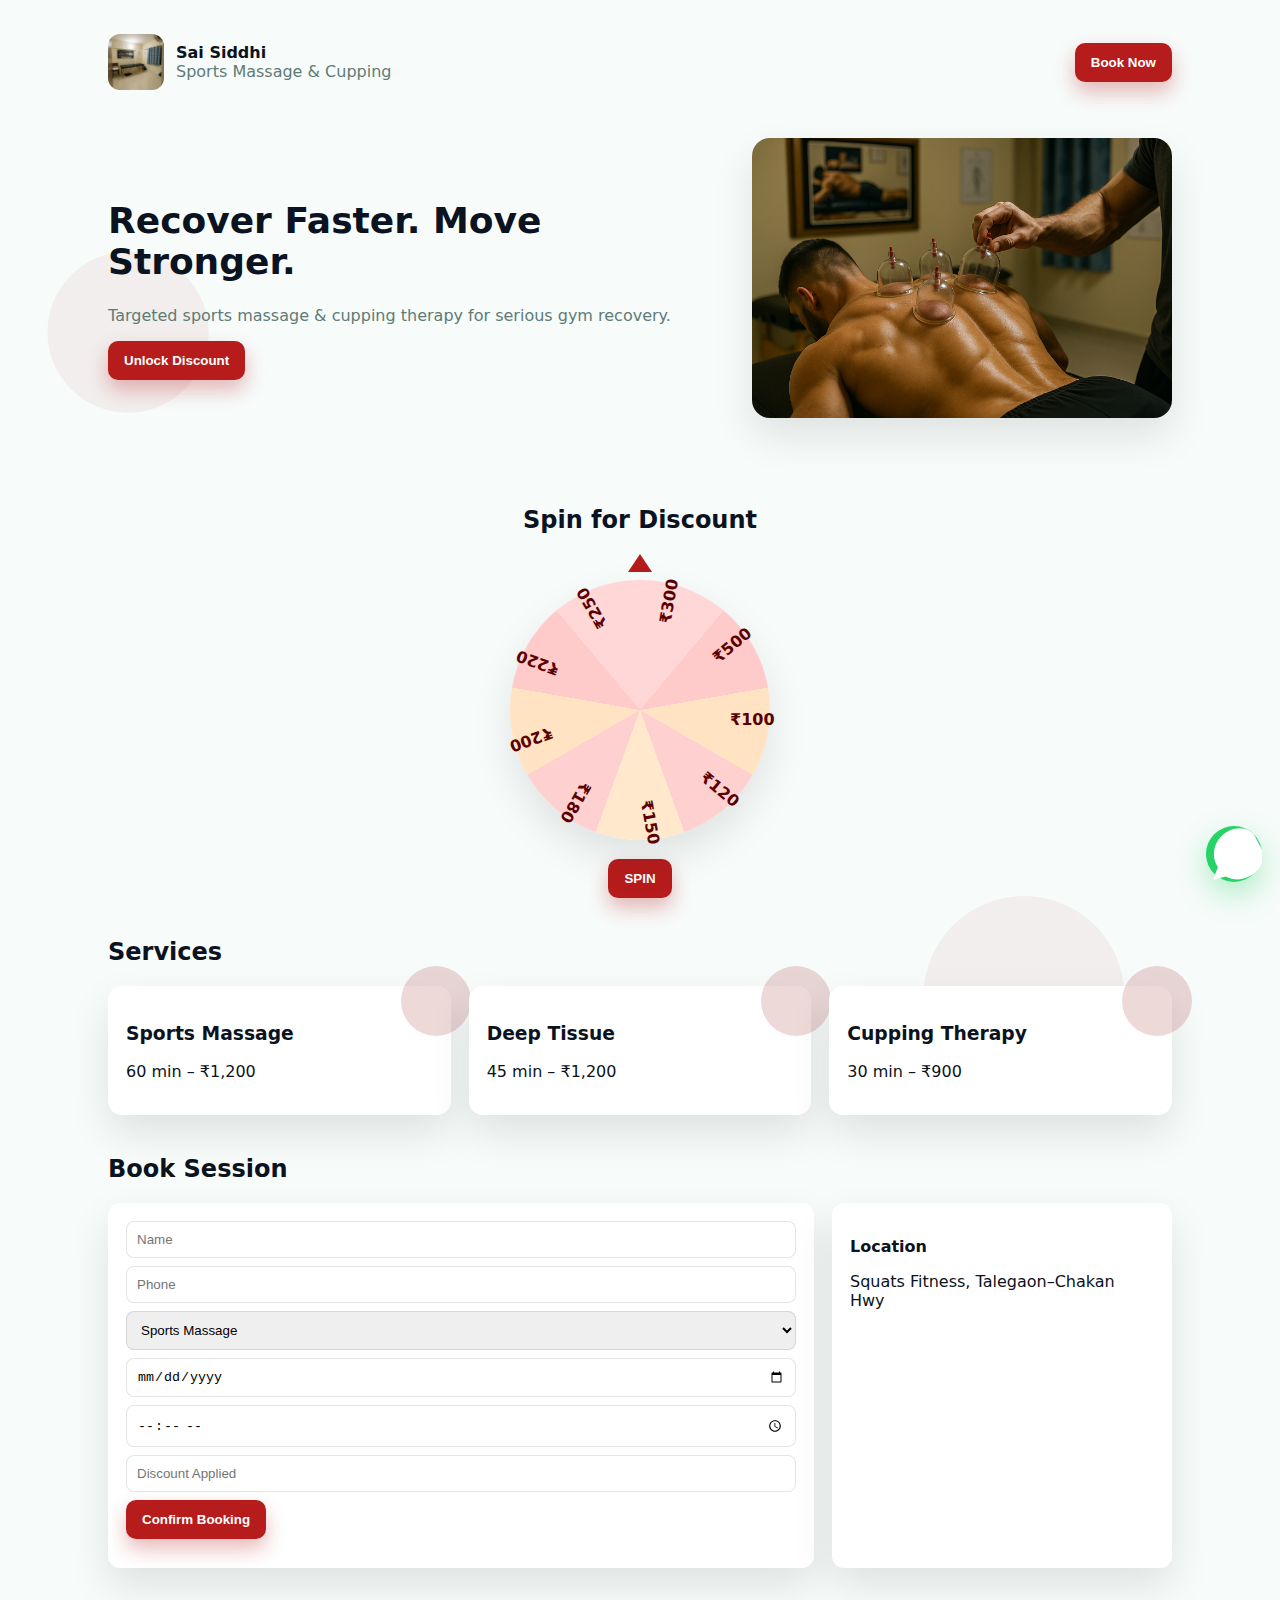
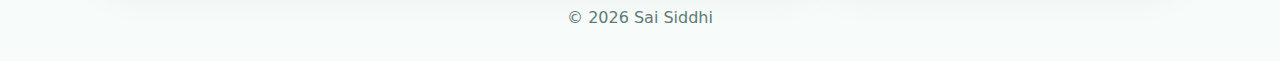
<file: index.html>
<!doctype html>

<html lang="en">
<head>
<meta charset="utf-8">
<meta name="viewport" content="width=device-width,initial-scale=1">

<title>Sai Siddhi Sports Massage & Cupping Therapy</title>
<meta name="description" content="Sports massage & cupping therapy in Talegaon for recovery, pain relief and performance.">

<style>
:root{
--bg:#f7fbfa;
--accent:#b71c1c;
--muted:#5e7b76;
--shadow:0 18px 40px rgba(0,0,0,.1);
--radius:14px;
--container:1100px;
}
*{box-sizing:border-box}
body{
margin:0;
font-family:system-ui,-apple-system,Segoe UI,Roboto,Arial;
background:
radial-gradient(circle at 10% 20%, rgba(139,0,0,.05) 0 80px, transparent 81px),
radial-gradient(circle at 80% 60%, rgba(139,0,0,.05) 0 100px, transparent 101px),
var(--bg);
color:#0b1220;
}

/* Layout */
.wrap{max-width:var(--container);margin:auto;padding:34px 18px}
header{display:flex;justify-content:space-between;align-items:center}
.brand{display:flex;gap:12px;align-items:center}
.logo{width:56px;height:56px;border-radius:12px;overflow:hidden}
.btn{
padding:12px 16px;
border-radius:10px;
border:0;
font-weight:700;
cursor:pointer;
transition:.25s;
}
.btn-primary{
background:var(--accent);
color:#fff;
box-shadow:0 10px 20px rgba(183,28,28,.3);
}
.btn-primary:hover{transform:translateY(-2px)}

.hero{
display:flex;
gap:36px;
align-items:center;
padding:48px 0;
}
.hero-title{font-size:36px;font-weight:900}
.lead{color:var(--muted)}
.hero-img{
width:420px;border-radius:18px;
box-shadow:var(--shadow);
animation:float 4s ease-in-out infinite;
}
@keyframes float{
0%,100%{transform:translateY(0)}
50%{transform:translateY(-10px)}
}

/* Services */
.section{margin:40px auto}
.services{display:grid;grid-template-columns:repeat(3,1fr);gap:18px}
.service{
background:#fff;
padding:18px;
border-radius:var(--radius);
box-shadow:var(--shadow);
transition:.25s;
position:relative;
}
.service:before{
content:"";
position:absolute;
width:70px;height:70px;
background:rgba(139,0,0,.15);
border-radius:50%;
right:-20px;top:-20px;
}
.service:hover{transform:translateY(-6px)}

/* Gallery */
.gallery{display:grid;grid-template-columns:repeat(3,1fr);gap:12px}
.gallery img{
width:100%;
height:120px;
object-fit:cover;
border-radius:10px;
transition:.3s
}
.gallery img:hover{transform:scale(1.05)}

/* Contact */
.contact-grid{display:grid;grid-template-columns:1fr 340px;gap:18px}
.card{background:#fff;padding:18px;border-radius:12px;box-shadow:var(--shadow)}
input,select{
width:100%;
padding:10px;
border-radius:8px;
border:1px solid rgba(0,0,0,.1);
margin-bottom:8px
}

/* Spinner */
.spinner-wrap{text-align:center;margin:40px 0}
.pointer{
width:0;height:0;
border-left:12px solid transparent;
border-right:12px solid transparent;
border-bottom:18px solid var(--accent);
margin:0 auto 8px auto;
}
#wheel{
width:260px;height:260px;border-radius:50%;
margin:auto;
position:relative;
box-shadow:var(--shadow);
background:conic-gradient(
#ffd7d7 0 40deg,
#ffcaca 40deg 80deg,
#ffe3c2 80deg 120deg,
#ffd0d0 120deg 160deg,
#ffe8cc 160deg 200deg,
#ffd0d0 200deg 240deg,
#ffe3c2 240deg 280deg,
#ffcaca 280deg 320deg,
#ffd7d7 320deg 360deg
);
transition:transform 4s cubic-bezier(.2,.8,.2,1);
}
.slice-label{
position:absolute;
top:50%;left:50%;
transform-origin:0 0;
font-weight:900;
color:#5a0000;
}

/* Popup */
#popup{
position:fixed;
inset:0;
background:rgba(0,0,0,.6);
display:none;
align-items:center;
justify-content:center;
z-index:9999;
}
.popup-card{
background:#fff;
padding:26px;
border-radius:16px;
text-align:center;
animation:pop .35s ease;
box-shadow:0 20px 50px rgba(0,0,0,.2);
}
@keyframes pop{
from{transform:scale(.6);opacity:0}
to{transform:scale(1);opacity:1}
}

footer{text-align:center;color:var(--muted);margin-top:40px}

.wa-float{
position:fixed;
right:18px;bottom:18px;
width:56px;height:56px;border-radius:50%;
background:#25D366;
display:flex;align-items:center;justify-content:center;
box-shadow:0 12px 30px rgba(37,211,102,.35);
z-index:999;
}

@media(max-width:900px){
.hero{flex-direction:column}
.services{grid-template-columns:1fr}
.contact-grid{grid-template-columns:1fr}
.hero-img{width:100%}
}
</style>

</head>

<body>
<div class="wrap">

<header>
<div class="brand">
<div class="logo"><img src="logo.png" style="width:100%"></div>
<div><strong>Sai Siddhi</strong><br><span style="color:var(--muted)">Sports Massage & Cupping</span></div>
</div>
<button class="btn btn-primary" onclick="location.href='#contact'">Book Now</button>
</header>

<section class="hero">
<div>
<h1 class="hero-title">Recover Faster. Move Stronger.</h1>
<p class="lead">Targeted sports massage & cupping therapy for serious gym recovery.</p>
<button class="btn btn-primary" onclick="location.href='#spin'">Unlock Discount</button>
</div>
<img src="muscular.png" class="hero-img">
</section>

<section id="spin" class="spinner-wrap">
<h2>Spin for Discount</h2>
<div class="pointer"></div>

<div id="wheel">
<div class="slice-label" style="transform:rotate(0deg) translate(90px)">₹100</div>
<div class="slice-label" style="transform:rotate(40deg) translate(90px)">₹120</div>
<div class="slice-label" style="transform:rotate(80deg) translate(90px)">₹150</div>
<div class="slice-label" style="transform:rotate(120deg) translate(90px)">₹180</div>
<div class="slice-label" style="transform:rotate(160deg) translate(90px)">₹200</div>
<div class="slice-label" style="transform:rotate(200deg) translate(90px)">₹220</div>
<div class="slice-label" style="transform:rotate(240deg) translate(90px)">₹250</div>
<div class="slice-label" style="transform:rotate(280deg) translate(90px)">₹300</div>
<div class="slice-label" style="transform:rotate(320deg) translate(90px)">₹500</div>
</div>

<br>
<button class="btn btn-primary" onclick="spin()">SPIN</button>
<p id="spinInfo"></p>
</section>

<section class="section">
<h2>Services</h2>
<div class="services">
<div class="service"><h3>Sports Massage</h3><p>60 min – ₹1,200</p></div>
<div class="service"><h3>Deep Tissue</h3><p>45 min – ₹1,200</p></div>
<div class="service"><h3>Cupping Therapy</h3><p>30 min – ₹900</p></div>
</div>
</section>

<section id="contact" class="section">
<h2>Book Session</h2>
<div class="contact-grid">

<div class="card">
<form action="https://formsubmit.co/saisiddhisportsmassageandcuppi@gmail.com" method="POST">
<input type="hidden" name="_captcha" value="false">
<input type="hidden" name="_next" value="https://sai-siddhi-website.vercel.app/success.html">

<input name="name" placeholder="Name" required>
<input name="phone" placeholder="Phone" required>

<select name="service" required>
<option>Sports Massage</option>
<option>Deep Tissue</option>
<option>Cupping Therapy</option>
</select>

<input type="date" name="date" required>
<input type="time" name="time" required>

<input id="discountField" name="discount" placeholder="Discount Applied" readonly>

<button class="btn btn-primary">Confirm Booking</button>

</form>
</div>

<div class="card">
<p><strong>Location</strong></p>
<p>Squats Fitness, Talegaon–Chakan Hwy</p>
<iframe src="https://www.google.com/maps?q=Squats+Fitness+Talegaon+Chakan+Hwy+410506&output=embed"
width="100%" height="220" style="border:0;border-radius:10px"></iframe>
</div>

</div>
</section>

<footer>
© <span id="yr"></span> Sai Siddhi
</footer>

</div>

<div id="popup">
<div class="popup-card">
<h2 id="popText"></h2>
<button class="btn btn-primary" onclick="closePop()">Book Now</button>
</div>
</div>

<a class="wa-float" href="https://wa.me/919762949595" target="_blank">
<svg viewBox="0 0 24 24" fill="#fff"><path d="M20.5 3.5C18.9 2 16.9 1 14.6 1 8.5 1 3.4 6.1 3.4 12.2c0 2 .6 3.8 1.7 5.4L3 23l5.5-1.4c1.5.8 3.3 1.3 5.1 1.3 6.1 0 11.2-5.1 11.2-11.2z"/></svg>
</a>

<script>
document.getElementById("yr").textContent=new Date().getFullYear();

const rewards=[100,120,150,180,200,220,250,300,500];

function weighted(){
let r=Math.random()*50;
if(r<1)return 500;
if(r<4)return 300;
if(r<10)return 250;
if(r<16)return 220;
if(r<23)return 200;
if(r<30)return 180;
if(r<38)return 150;
if(r<45)return 120;
return 100;
}

function spin(){
let today=new Date().toDateString();
let data=JSON.parse(localStorage.getItem("spinData")||"{}");
if(data.date!==today){data={date:today,count:0}}
if(data.count>=5){
document.getElementById("spinInfo").textContent="Spin limit reached today";
return;
}
let reward=weighted();
let index=rewards.indexOf(reward);
let angle=(360/rewards.length)*index + 1440 + Math.random()*25;
document.getElementById("wheel").style.transform="rotate("+angle+"deg)";
setTimeout(()=>{
document.getElementById("discountField").value="₹"+reward;
document.getElementById("popText").textContent="🎉 Congratulations! You won ₹"+reward+" OFF";
document.getElementById("popup").style.display="flex";
},3500);
data.count++;
localStorage.setItem("spinData",JSON.stringify(data));
}

function closePop(){
document.getElementById("popup").style.display="none";
location.href="#contact";
}
</script>

</body>
</html>
</file>
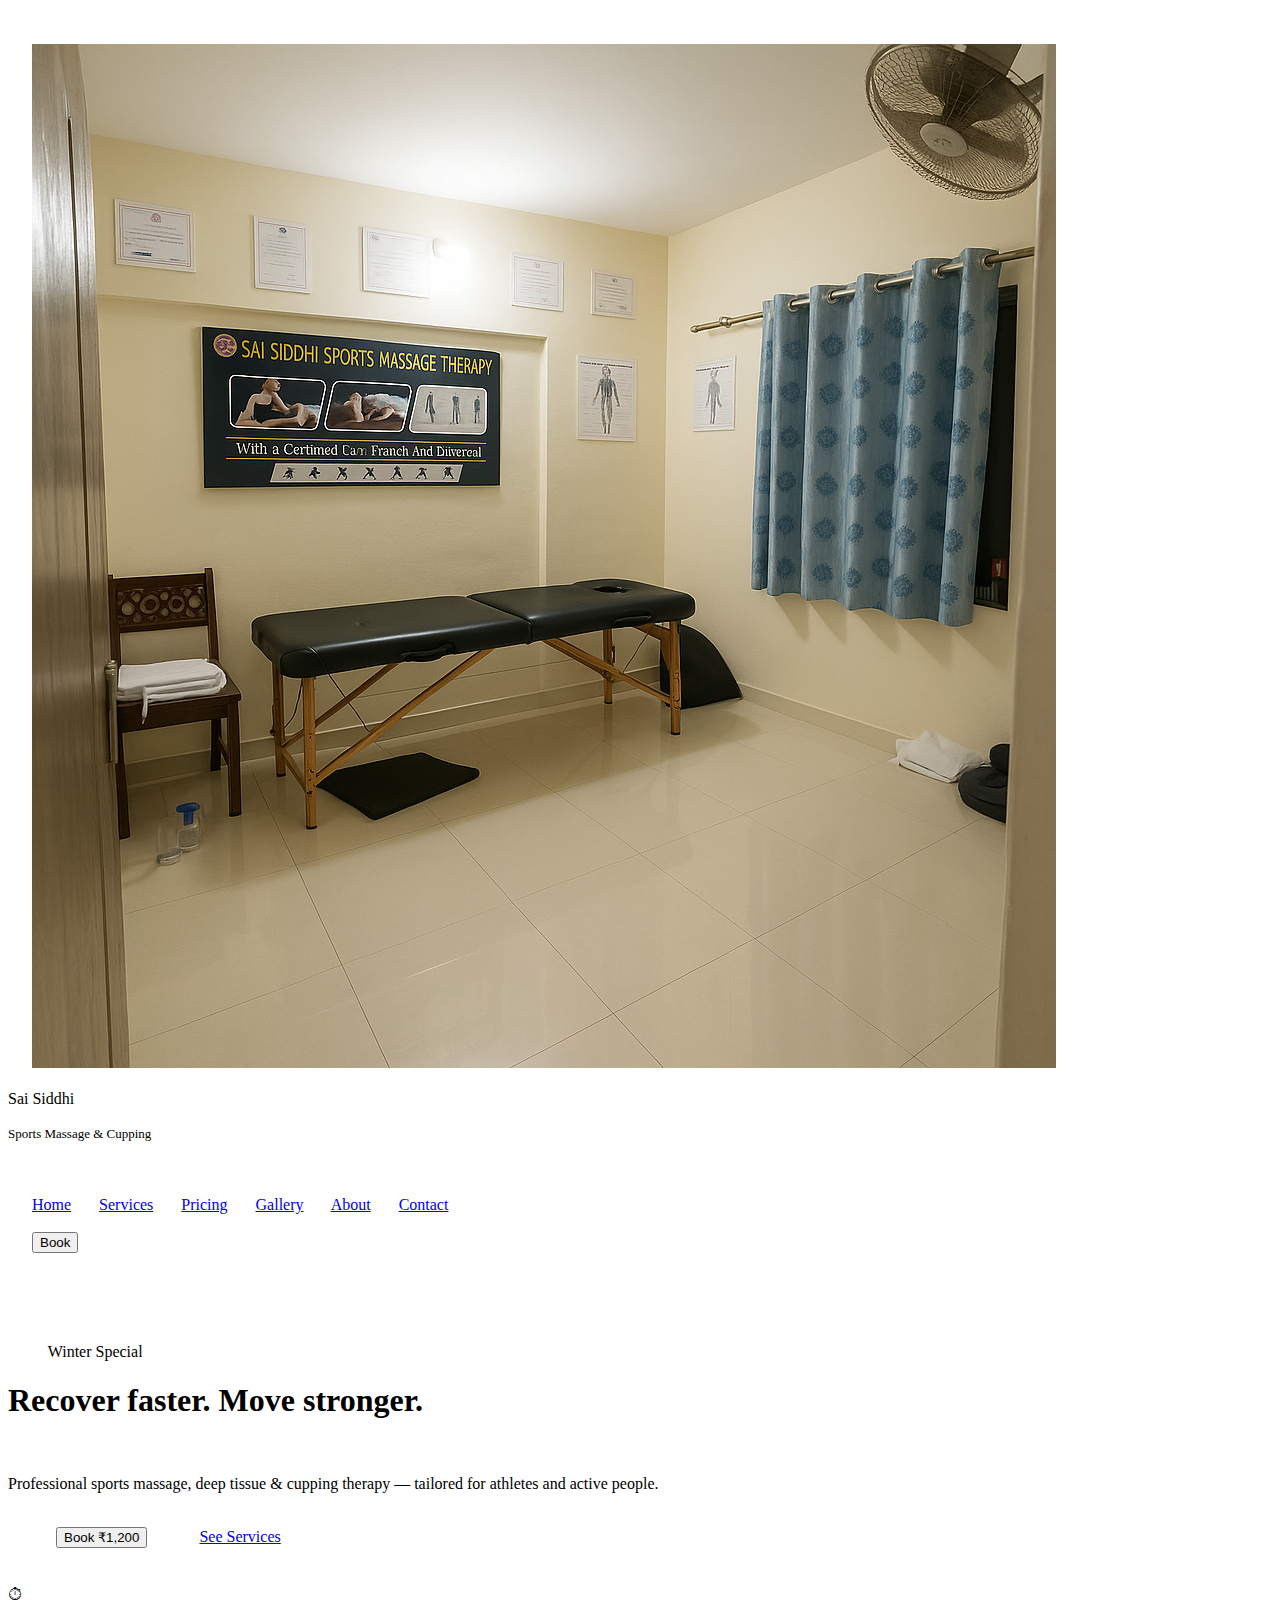
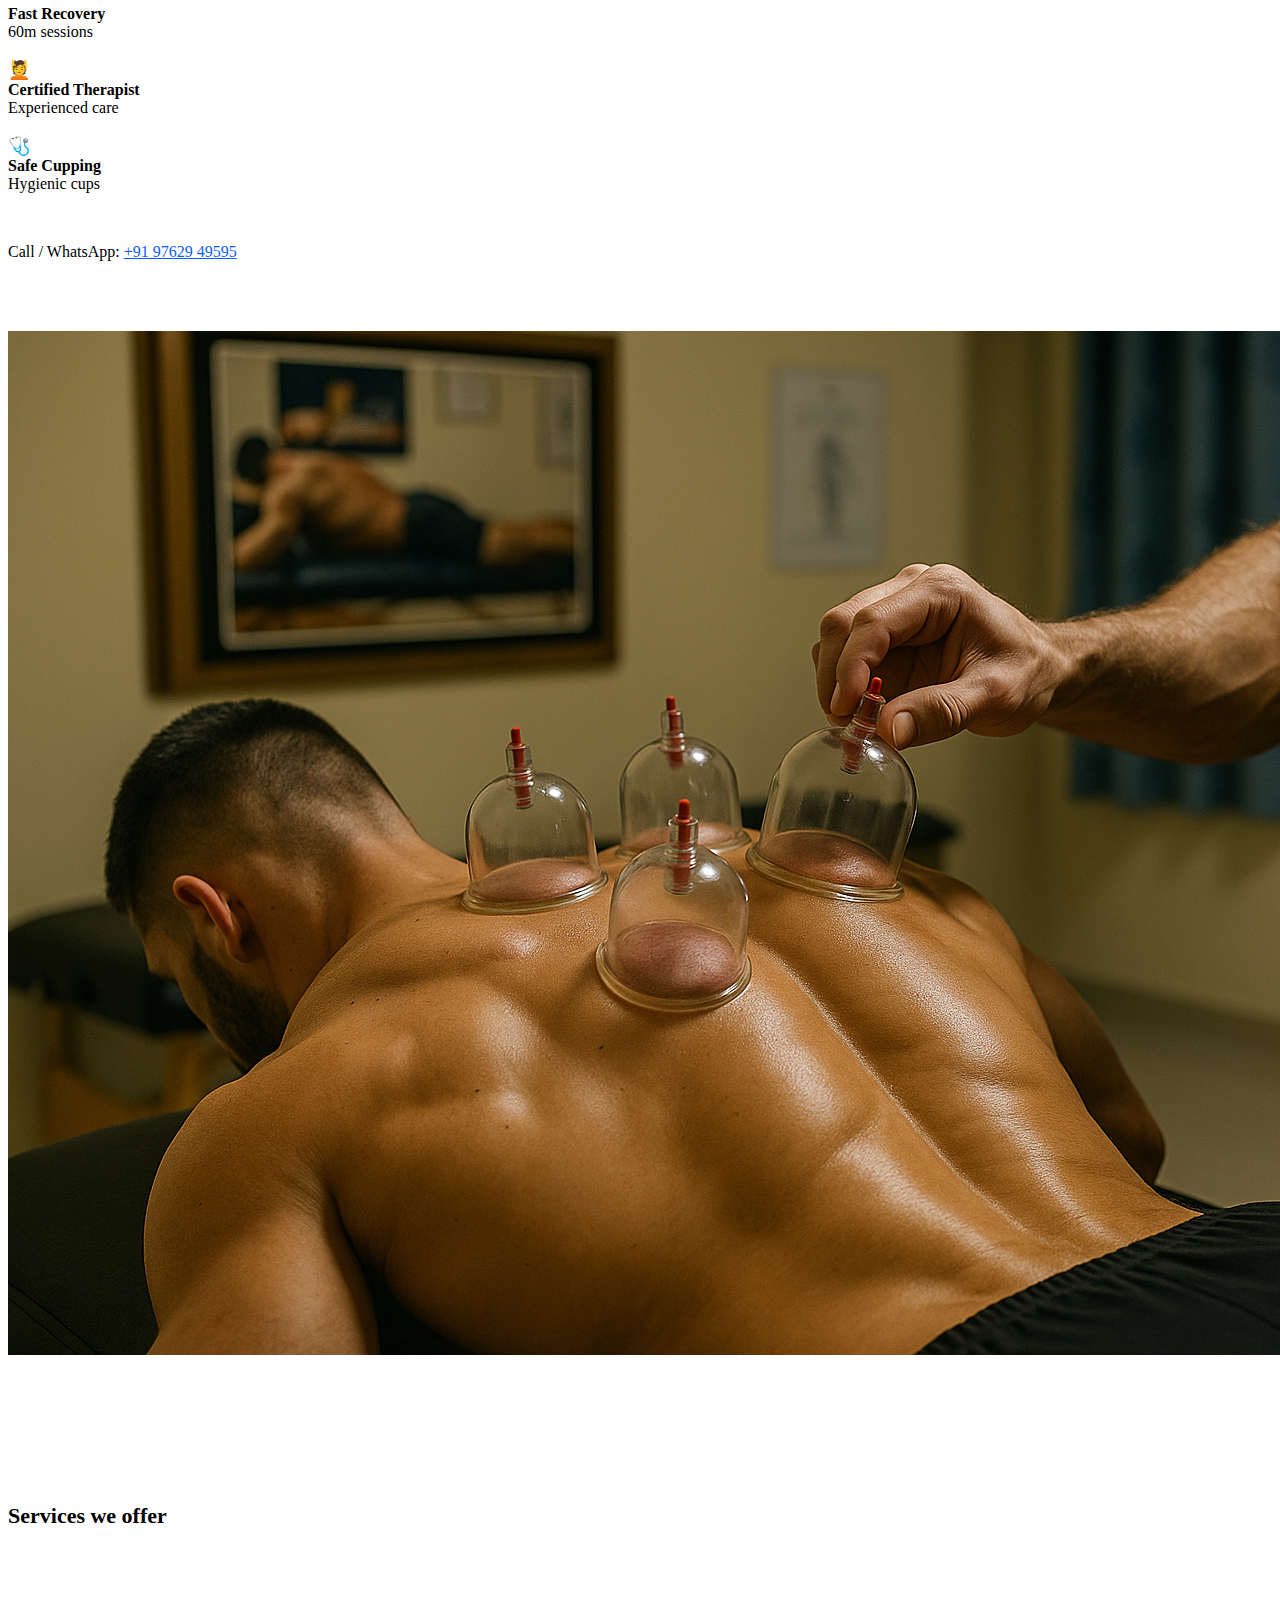
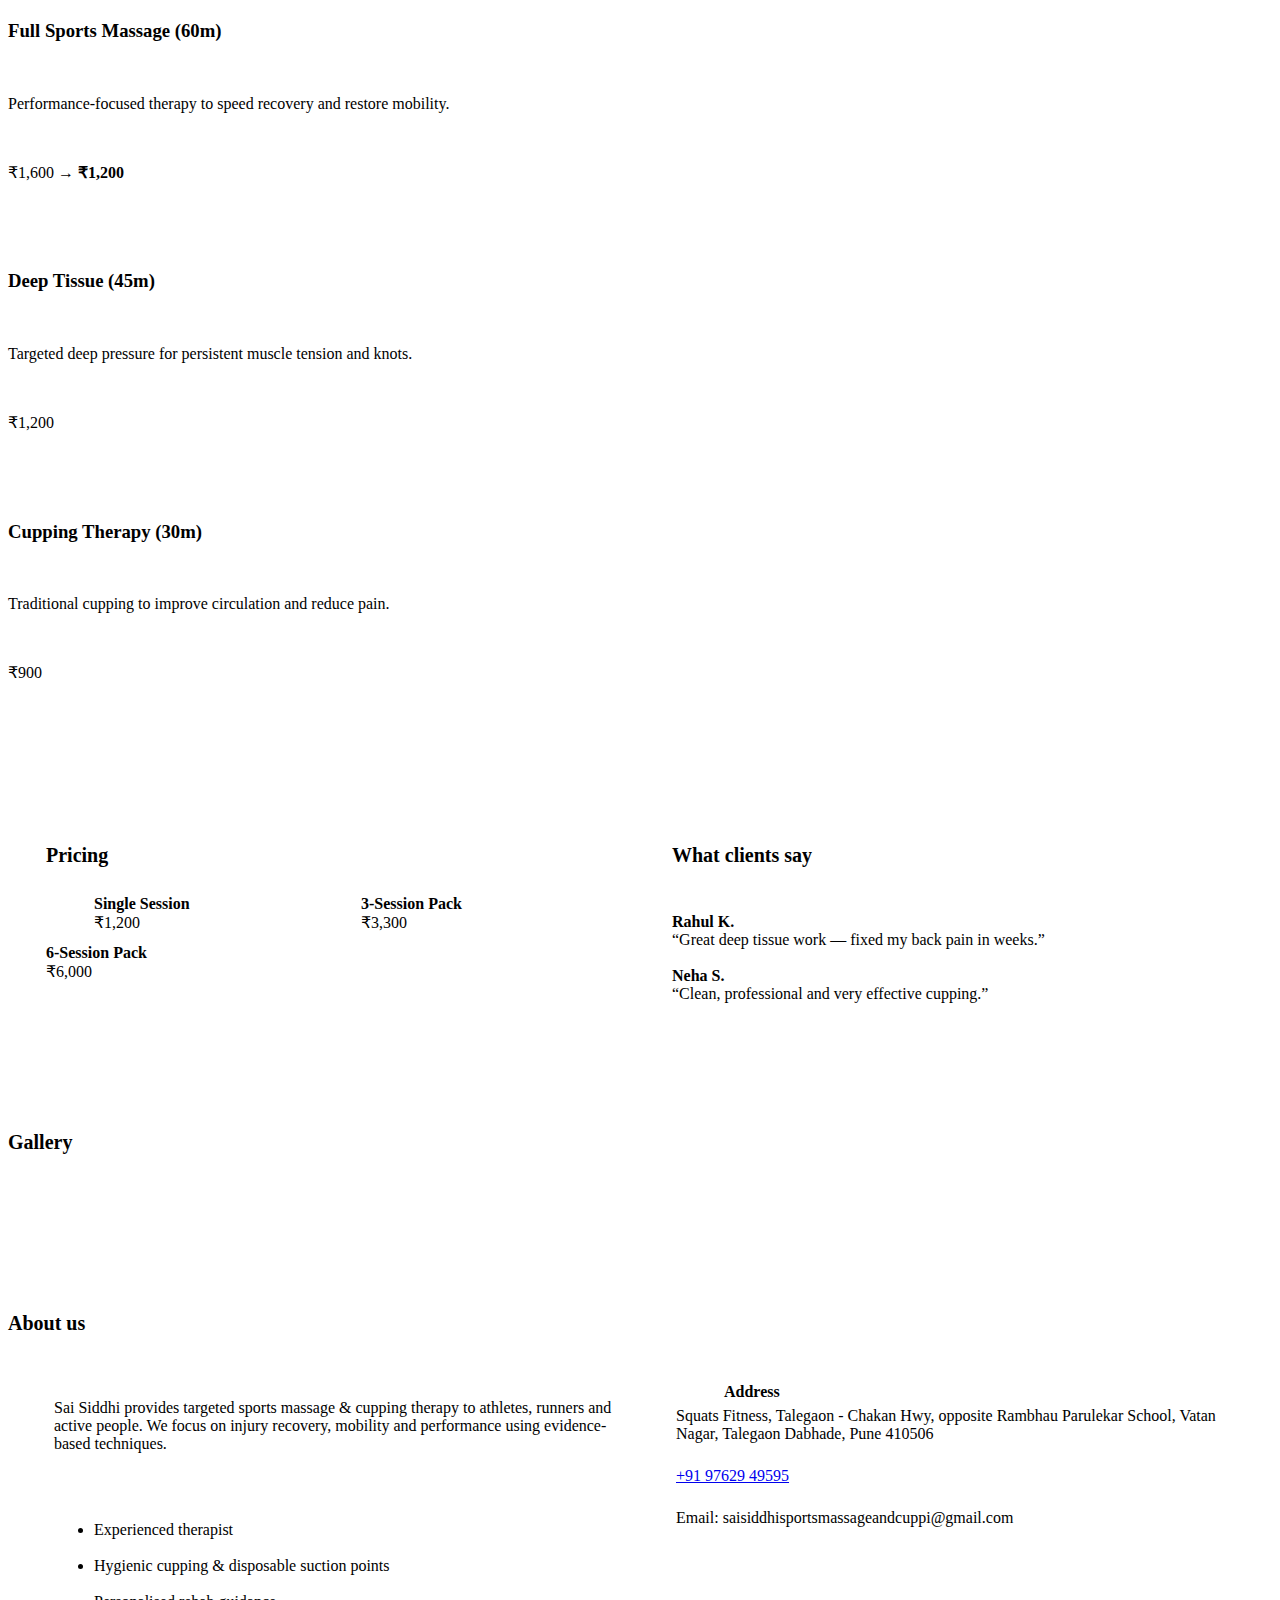
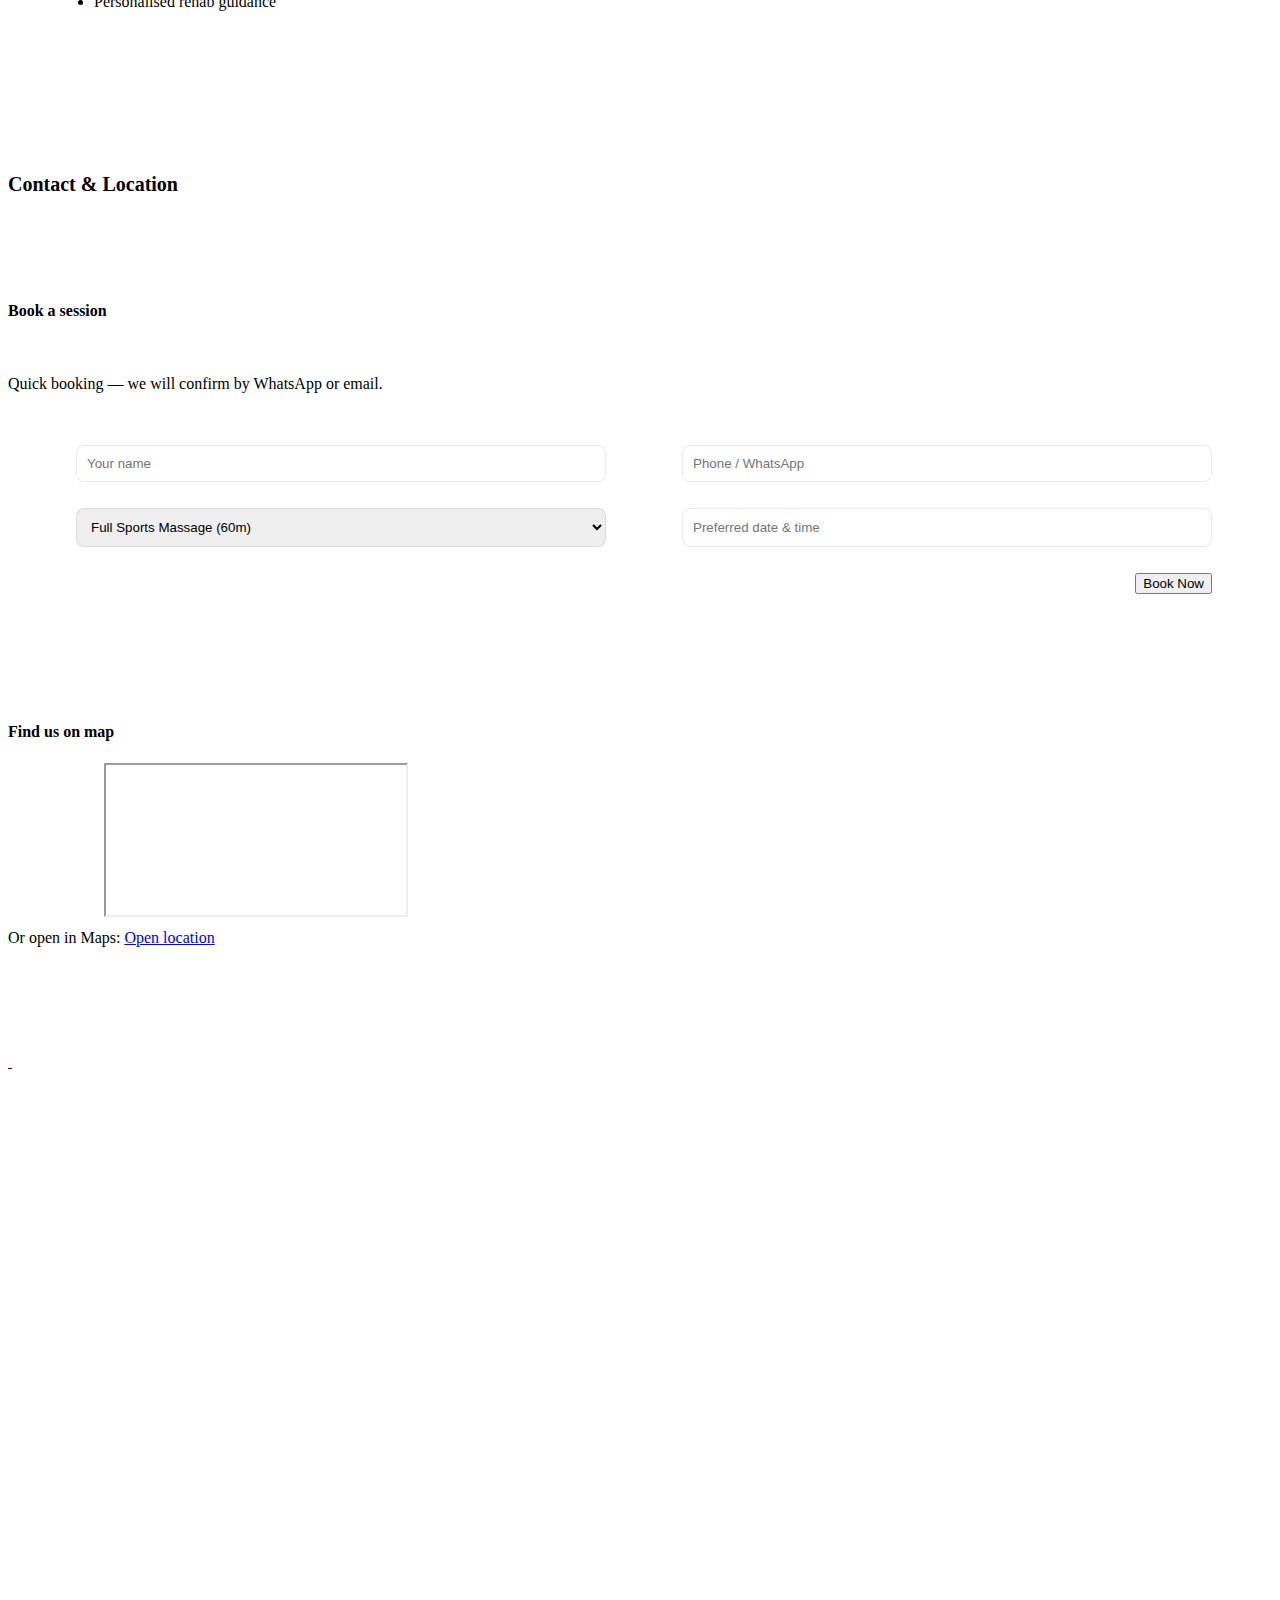
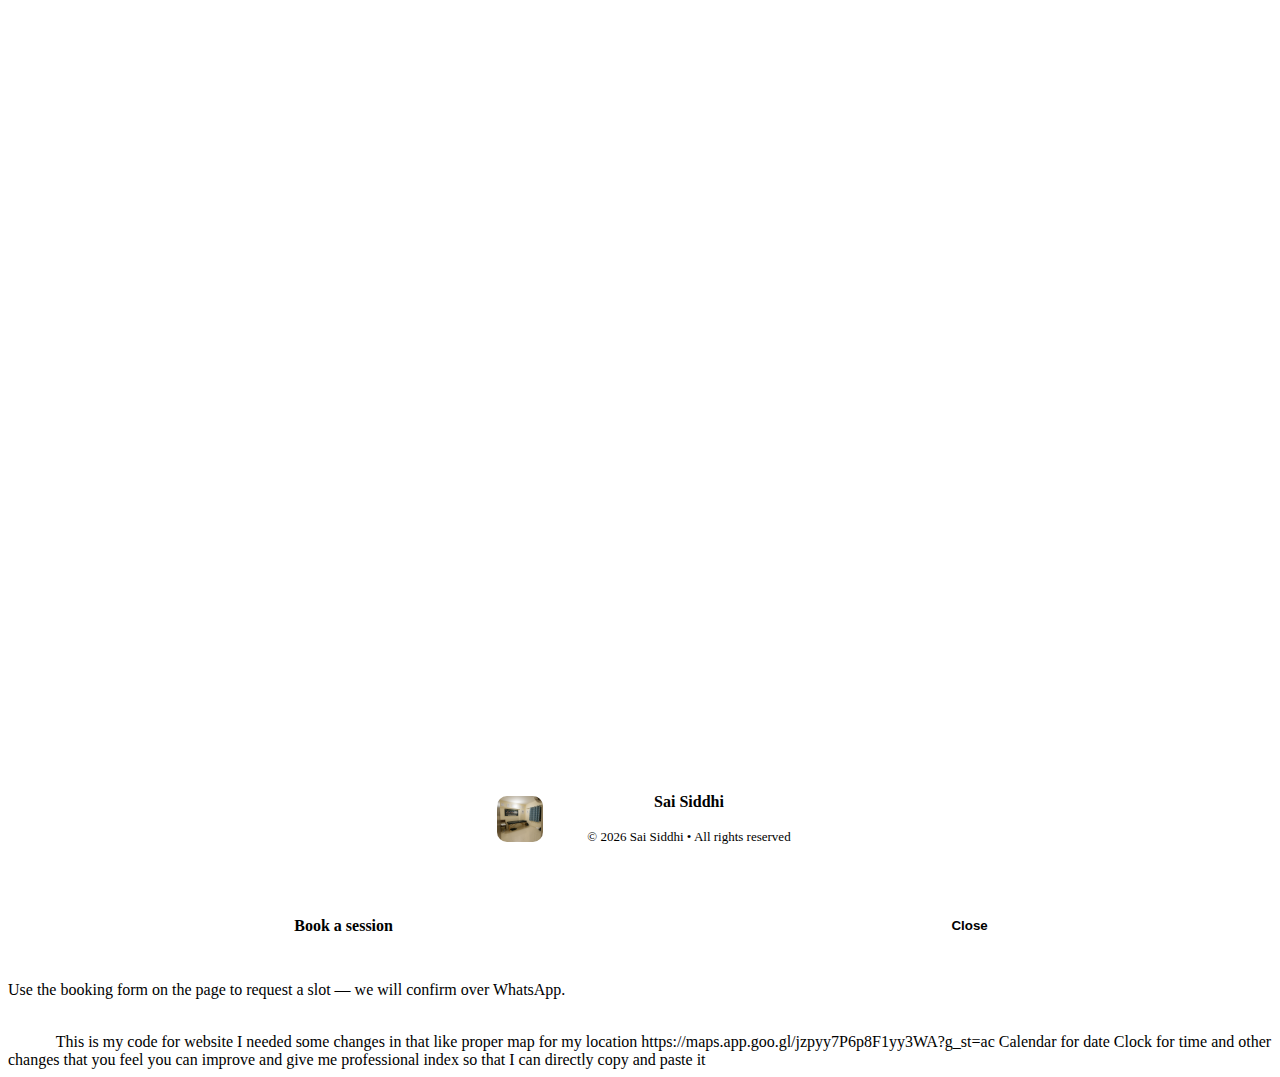
<file: Index.html>
<!doctype html>
<html lang="en">
<head>
<meta charset="utf-8" />
<meta name="viewport" content="width=device-width,initial-scale=1" />
<title>Sai Siddhi — Sports Massage & Cupping Therapy</title>

<link rel="preconnect" href="https://fonts.gstatic.com" crossorigin>
<link href="https://fonts.googleapis.com/css2?family=Inter:wght@300;400;600;700;800&family=Playfair+Display:wght@600;700&display=swap" rel="stylesheet">

<style>
  :root{
    --bg:#fbfbfb;
    --card:#ffffff;
    --muted:#6b7280;
    --accent:#c62828;
    --accent-dark:#a21a1a;
    --glass: rgba(255,255,255,0.7);
    --shadow: 0 14px 30px rgba(8,8,10,0.06);
    --radius:14px;
    --container:1100px;
  }
  *{box-sizing:border-box}
  html,body{height:100%}
  body{
    margin:0;
    font-family:Inter, system-ui, -apple-system, "Segoe UI", Roboto, "Helvetica Neue", Arial;
    background:linear-gradient(180deg,#ffffff 0%, #f7f7f8 100%);
    color:#0f1724;
    -webkit-font-smoothing:antialiased;
    line-height:1.5;
    -webkit-font-feature-settings: "kern";
  }
  .container{max-width:var(--container);margin:0 auto;padding:28px;}
  /* Header */
  header.site-header{position:sticky;top:0;z-index:40;background:transparent;padding:14px 0;backdrop-filter:blur(6px)}
  .nav{display:flex;align-items:center;justify-content:space-between;gap:12px}
  .brand{display:flex;align-items:center;gap:12px}
  .brand img{height:52px;width:52px;object-fit:cover;border-radius:10px;box-shadow:var(--shadow)}
  .brand .title{font-weight:700;font-size:16px}
  nav.navlinks{display:flex;gap:18px;align-items:center}
  nav.navlinks a{color:var(--muted);text-decoration:none;font-weight:600;font-size:14px}
  .cta{display:flex;gap:10px;align-items:center}

  /* HERO */
  .hero{
    min-height:78vh;
    display:grid;
    grid-template-columns:1fr;
    gap:24px;
    align-items:center;
    padding:48px 0;
    position:relative;
  }
  .hero-inner{display:flex;flex-direction:column;gap:20px}
  .lead-badge{display:inline-block;background:rgba(255,255,255,0.75);padding:8px 12px;border-radius:999px;color:var(--muted);font-weight:700;font-size:13px}
  h1.hero-title{font-family:"Playfair Display",serif;font-size:34px;margin:6px 0 6px;line-height:1.02;color:#0b1220}
  p.lead{color:var(--muted);max-width:64ch;margin:0}

  .hero-grid{display:grid;grid-template-columns:1fr 420px;gap:28px;align-items:center}
  .buttons{display:flex;gap:12px;margin-top:10px}
  .btn{padding:13px 18px;border-radius:12px;font-weight:700;border:0;cursor:pointer;box-shadow:var(--shadow);transition:transform .18s ease,box-shadow .18s ease}
  .btn-primary{background:var(--accent);color:white}
  .btn-ghost{background:transparent;border:1.5px solid rgba(10,10,10,0.06);color:#111827}
  .photo-card{background:linear-gradient(180deg, rgba(255,255,255,0.88), rgba(255,255,255,0.82));border-radius:18px;padding:10px;box-shadow:var(--shadow);display:flex;align-items:center;justify-content:center}
  .photo-card img{width:100%;height:420px;object-fit:cover;border-radius:12px}

  /* Badge under hero */
  .benefits{display:flex;gap:18px;margin-top:18px;flex-wrap:wrap}
  .benefit{background:var(--card);padding:14px;border-radius:12px;min-width:160px;box-shadow:0 10px 24px rgba(11,11,13,0.04);display:flex;gap:12px;align-items:center}
  .benefit strong{display:block}

  /* Services */
  section{padding:46px 0;border-bottom:1px solid rgba(17,24,39,0.03)}
  .grid{display:grid;grid-template-columns:repeat(3,1fr);gap:20px}
  .card{background:var(--card);border-radius:12px;padding:18px;box-shadow:var(--shadow);transition:transform .18s}
  .card h3{margin:0 0 8px}
  .price{font-weight:800;color:var(--accent);font-size:18px}

  /* Reviews */
  .reviews{display:flex;gap:12px;flex-wrap:wrap}
  .review{flex:1;min-width:220px;background:linear-gradient(180deg,#fff,#fbfbfb);padding:14px;border-radius:12px;box-shadow:0 10px 24px rgba(10,10,10,0.03)}

  /* Gallery */
  .gallery{display:grid;grid-template-columns:repeat(3,1fr);gap:14px}
  .gallery img{width:100%;height:180px;object-fit:cover;border-radius:10px}

  /* Contact / map */
  .contact-grid{display:grid;grid-template-columns:1fr 360px;gap:18px}
  .map-iframe{border:0;width:100%;height:260px;border-radius:12px}

  /* Footer */
  footer{padding:28px 0;color:var(--muted);text-align:center}

  /* Floating WhatsApp */
  .whatsapp{position:fixed;right:18px;bottom:18px;background:#25D366;width:62px;height:62px;border-radius:999px;display:flex;align-items:center;justify-content:center;box-shadow:0 10px 30px rgba(10,10,10,0.12);z-index:70}
  .whatsapp svg{width:28px;height:28px;filter:drop-shadow(0 1px 0 rgba(0,0,0,0.12))}

  /* Modal */
  .modal-backdrop{position:fixed;inset:0;background:rgba(0,0,0,0.45);display:none;align-items:center;justify-content:center;z-index:75;padding:20px}
  .modal{background:var(--card);padding:20px;border-radius:12px;width:min(540px,96vw);box-shadow:0 30px 60px rgba(2,6,23,0.35)}

  /* Animations */
  .fade{opacity:0;transform:translateY(12px);transition:opacity .6s ease,transform .6s ease}
  .fade.show{opacity:1;transform:none}

  /* Responsive */
  @media(max-width:1000px){.hero-grid{grid-template-columns:1fr} .photo-card img{height:360px}}
  @media(max-width:720px){
    .grid{grid-template-columns:1fr}
    .gallery{grid-template-columns:1fr}
    nav.navlinks{display:none}
    .photo-card img{height:260px}
    .contact-grid{grid-template-columns:1fr}
  }
</style>
</head>
<body>

<!-- Structured data (LocalBusiness) -->
<script type="application/ld+json">
{
  "@context": "https://schema.org",
  "@type": "HealthAndBeautyBusiness",
  "name": "Sai Siddhi Sports Massage & Cupping",
  "image": "https://sai-siddhi-website.vercel.app/logo.png",
  "telephone": "+919762949595",
  "email": "saisiddhisportsmassageandcuppi@gmail.com",
  "address": {
    "@type": "PostalAddress",
    "streetAddress": "Squats Fitness, Talegaon - Chakan Hwy, opposite Rambhau Parulekar School, Vatan Nagar",
    "addressLocality": "Talegaon Dabhade",
    "addressRegion": "Maharashtra",
    "postalCode": "410506",
    "addressCountry": "IN"
  },
  "url": "https://sai-siddhi-website.vercel.app/",
  "priceRange": "₹900 - ₹1,600",
  "sameAs": [
    "https://www.google.com/maps/place/?q=place_id:ChIJ..." 
  ]
}
</script>

<header class="site-header">
  <div class="container nav">
    <div class="brand">
      <img src="logo.png" alt="Sai Siddhi logo" />
      <div>
        <div class="title">Sai Siddhi</div>
        <div style="font-size:13px;color:var(--muted)">Sports Massage & Cupping</div>
      </div>
    </div>

    <nav class="navlinks" aria-label="Main navigation">
      <a href="#home">Home</a>
      <a href="#services">Services</a>
      <a href="#pricing">Pricing</a>
      <a href="#gallery">Gallery</a>
      <a href="#about">About</a>
      <a href="#contact">Contact</a>
    </nav>

    <div class="cta">
      <button class="btn btn-ghost" id="openBook">Book</button>
    </div>
  </div>
</header>

<main>
  <section id="home" class="hero">
    <div class="container hero-inner">
      <div class="hero-grid">
        <div>
          <span class="lead-badge fade" id="badge">Winter Special</span>
          <h1 class="hero-title fade" id="title">Recover faster. Move stronger.</h1>
          <p class="lead fade" id="subtitle">Professional sports massage, deep tissue & cupping therapy — tailored for athletes and active people.</p>

          <div class="buttons fade" id="ctaBtns">
            <button class="btn btn-primary" id="bookNow">Book ₹1,200</button>
            <a class="btn btn-ghost" href="#services">See Services</a>
          </div>

          <div class="benefits fade" id="benefits">
            <div class="benefit"><div style="font-size:18px">⏱</div><div><strong>Fast Recovery</strong><div style="color:var(--muted)">60m sessions</div></div></div>
            <div class="benefit"><div style="font-size:18px">💆</div><div><strong>Certified Therapist</strong><div style="color:var(--muted)">Experienced care</div></div></div>
            <div class="benefit"><div style="font-size:18px">🩺</div><div><strong>Safe Cupping</strong><div style="color:var(--muted)">Hygienic cups</div></div></div>
          </div>
          <p style="margin-top:14px;color:var(--muted)" class="fade">Call / WhatsApp: <a href="tel:+919762949595" style="color:#0b5cff;text-decoration:underline">+91 97629 49595</a></p>
        </div>

        <div class="photo-card fade" id="heroPhoto">
          <img src="muscular.png" alt="Hero image — sports massage" />
        </div>
      </div>
    </div>
  </section>

  <!-- Services -->
  <section id="services">
    <div class="container">
      <h2 style="font-size:22px;margin-bottom:18px">Services we offer</h2>
      <div class="grid">
        <div class="card fade">
          <h3>Full Sports Massage (60m)</h3>
          <p style="color:var(--muted)">Performance-focused therapy to speed recovery and restore mobility.</p>
          <p class="price">₹1,600 → <strong style="color:var(--accent)">₹1,200</strong></p>
        </div>
        <div class="card fade">
          <h3>Deep Tissue (45m)</h3>
          <p style="color:var(--muted)">Targeted deep pressure for persistent muscle tension and knots.</p>
          <p class="price">₹1,200</p>
        </div>
        <div class="card fade">
          <h3>Cupping Therapy (30m)</h3>
          <p style="color:var(--muted)">Traditional cupping to improve circulation and reduce pain.</p>
          <p class="price">₹900</p>
        </div>
      </div>
    </div>
  </section>

  <!-- Pricing & Reviews -->
  <section id="pricing">
    <div class="container" style="display:flex;gap:18px;flex-wrap:wrap;align-items:flex-start">
      <div style="flex:1;min-width:300px">
        <h3 style="font-size:20px;margin-bottom:10px">Pricing</h3>
        <div style="display:flex;gap:12px;flex-wrap:wrap">
          <div class="card fade" style="flex:1;min-width:180px"><strong>Single Session</strong><div class="price">₹1,200</div></div>
          <div class="card fade" style="flex:1;min-width:180px"><strong>3-Session Pack</strong><div class="price">₹3,300</div></div>
          <div class="card fade" style="flex:1;min-width:180px"><strong>6-Session Pack</strong><div class="price">₹6,000</div></div>
        </div>
      </div>

      <div style="flex:1;min-width:300px">
        <h3 style="font-size:20px;margin-bottom:10px">What clients say</h3>
        <div class="reviews">
          <div class="review fade"><strong>Rahul K.</strong><div style="color:var(--muted)">“Great deep tissue work — fixed my back pain in weeks.”</div></div>
          <div class="review fade"><strong>Neha S.</strong><div style="color:var(--muted)">“Clean, professional and very effective cupping.”</div></div>
        </div>
      </div>
    </div>
  </section>

  <!-- Gallery -->
  <section id="gallery">
    <div class="container">
      <h3 style="font-size:20px;margin-bottom:12px">Gallery</h3>
      <div class="gallery">
        <img src="clinic1.png" alt="Clinic 1" loading="lazy" class="fade">
        <img src="clinic2.png" alt="Clinic 2" loading="lazy" class="fade">
        <img src="clinic3.png" alt="Clinic 3" loading="lazy" class="fade">
      </div>
    </div>
  </section>

  <!-- About & Contact -->
  <section id="about">
    <div class="container">
      <h3 style="font-size:20px;margin-bottom:12px">About us</h3>
      <div style="display:flex;gap:18px;align-items:flex-start;flex-wrap:wrap">
        <div style="flex:1;min-width:280px">
          <p style="color:var(--muted)">Sai Siddhi provides targeted sports massage & cupping therapy to athletes, runners and active people. We focus on injury recovery, mobility and performance using evidence-based techniques.</p>
          <ul style="color:var(--muted)">
            <li>Experienced therapist</li>
            <li>Hygienic cupping & disposable suction points</li>
            <li>Personalised rehab guidance</li>
          </ul>
        </div>

        <div style="flex:1;min-width:260px">
          <div class="card">
            <strong>Address</strong>
            <p style="margin:6px 0 0">Squats Fitness, Talegaon - Chakan Hwy, opposite Rambhau Parulekar School, Vatan Nagar, Talegaon Dabhade, Pune 410506</p>
            <p style="margin:6px 0 0"><a href="tel:+919762949595">+91 97629 49595</a></p>
            <p style="margin:6px 0 0;color:var(--muted)">Email: saisiddhisportsmassageandcuppi@gmail.com</p>
          </div>
        </div>
      </div>
    </div>
  </section>

  <!-- Contact & Map -->
  <section id="contact">
    <div class="container">
      <h3 style="font-size:20px;margin-bottom:12px">Contact & Location</h3>
      <div class="contact-grid">
        <div>
          <div class="card">
            <h4>Book a session</h4>
            <p style="color:var(--muted)">Quick booking — we will confirm by WhatsApp or email.</p>

            <!-- Booking form: make sure method="POST" and action uses your FormSubmit email -->
            <form id="bookingForm" action="https://formsubmit.co/saisiddhisportsmassageandcuppi@gmail.com" method="POST" target="_blank">
              <input type="hidden" name="_subject" value="Booking from website">
              <input type="hidden" name="_next" value="https://sai-siddhi-website.vercel.app/success.html">
              <input type="hidden" name="_captcha" value="false">

              <div style="display:flex;gap:8px;margin-bottom:8px">
                <input name="name" placeholder="Your name" required style="flex:1;padding:10px;border-radius:8px;border:1px solid rgba(0,0,0,0.08)">
                <input name="phone" placeholder="Phone / WhatsApp" required style="flex:1;padding:10px;border-radius:8px;border:1px solid rgba(0,0,0,0.08)">
              </div>

              <div style="display:flex;gap:8px;margin-bottom:8px">
                <select name="service" required style="flex:1;padding:10px;border-radius:8px;border:1px solid rgba(0,0,0,0.08)">
                  <option>Full Sports Massage (60m)</option>
                  <option>Deep Tissue (45m)</option>
                  <option>Cupping (30m)</option>
                </select>
                <input name="datetime" placeholder="Preferred date & time" style="flex:1;padding:10px;border-radius:8px;border:1px solid rgba(0,0,0,0.08)">
              </div>

              <div style="display:flex;gap:8px;justify-content:flex-end">
                <button type="submit" class="btn btn-primary">Book Now</button>
              </div>
            </form>
          </div>
        </div>

        <div>
          <div class="card">
            <h4>Find us on map</h4>
            <!-- Use your Google Maps short link or the embed form — below uses a simple query embed -->
            <iframe class="map-iframe" src="https://www.google.com/maps?q=6y6Asj6kG2fXHHXr8&output=embed"></iframe>
            <p style="margin-top:8px;color:var(--muted)">Or open in Maps: <a href="https://maps.app.goo.gl/6y6Asj6kG2fXHHXr8?g_st=ac" target="_blank">Open location</a></p>
          </div>
        </div>
      </div>
    </div>
  </section>
</main>

<!-- Floating WhatsApp button -->
<a class="whatsapp" href="https://wa.me/919762949595" target="_blank" aria-label="WhatsApp">
  <svg viewBox="0 0 24 24" fill="none" xmlns="http://www.w3.org/2000/svg">
    <path fill="#fff" d="M20.5 3.5C18.9 2 16.9 1 14.6 1 8.5 1 3.4 6.1 3.4 12.2c0 2 0.6 3.8 1.7 5.4L3 23l5.5-1.4c1.5 0.8 3.3 1.3 5.1 1.3 6.1 0 11.2-5.1 11.2-11.2 0-2.3-0.8-4.5-2.5-6.1zM13.3 18.5c-1.5 0.1-2.8-0.5-3.9-1.3l-0.3-0.3-3.3 0.9 0.9-3.2-0.2-0.4C7.9 13 9 12 10 11.8c0.8-0.2 1.3-0.2 1.9 0.1 0.5 0.3 1.2 0.8 1.8 1.4 0.6 0.6 1 1.3 1.2 1.8 0.2 0.6 0.2 1 0 1.4-0.2 0.4-0.6 0.9-1.4 1z"/>
  </svg>
</a>

<footer>
  <div class="container">
    <div style="display:flex;align-items:center;justify-content:center;gap:12px;flex-wrap:wrap">
      <img src="logo.png" alt="logo" style="height:46px;width:46px;border-radius:10px;object-fit:cover">
      <div style="text-align:center">
        <div style="font-weight:700">Sai Siddhi</div>
        <div style="font-size:13px;color:var(--muted)">© <span id="yr"></span> Sai Siddhi • All rights reserved</div>
      </div>
    </div>
  </div>
</footer>

<!-- Booking modal (not used but available) -->
<div class="modal-backdrop" id="modal">
  <div class="modal">
    <div style="display:flex;justify-content:space-between;align-items:center;margin-bottom:12px">
      <strong>Book a session</strong>
      <button id="closeModal" style="background:transparent;border:0;font-weight:600;cursor:pointer">Close</button>
    </div>
    <p style="color:var(--muted)">Use the booking form on the page to request a slot — we will confirm over WhatsApp.</p>
  </div>
</div>

<script>
  // small helpers
  document.getElementById('yr').textContent = new Date().getFullYear();

  // modal (optional)
  const modal = document.getElementById('modal');
  document.getElementById('openBook').onclick = () => modal.style.display='flex';
  document.getElementById('closeModal').onclick = () => modal.style.display='none';
  modal.addEventListener('click', e => { if(e.target===modal) modal.style.display='none' });

  // fade-in animation when in view
  const io = new IntersectionObserver((entries) => {
    entries.forEach(e => {
      if(e.isIntersecting) e.target.classList.add('show');
    });
  }, { threshold: 0.12 });

  document.querySelectorAll('.fade').forEach(el => io.observe(el));

  // smooth scroll for internal links
  document.querySelectorAll('a[href^="#"]').forEach(a => {
    a.addEventListener('click', e => {
      e.preventDefault();
      const tgt = document.querySelector(a.getAttribute('href'));
      if(tgt) tgt.scrollIntoView({behavior:'smooth', block:'start'});
    });
  });

  // small micro-interaction for hero buttons
  document.querySelectorAll('.btn').forEach(b => {
    b.addEventListener('mousedown', () => b.style.transform='translateY(2px)');
    b.addEventListener('mouseup', () => b.style.transform='none');
    b.addEventListener('mouseleave', () => b.style.transform='none');
  });

  // open modal (book) from CTA button
  document.getElementById('bookNow').addEventListener('click', () => {
    window.location.hash = '#contact';
    document.querySelector('input[name="name"]').focus();
  });
</script>

</body>
            </html>
This is my code for website I needed some changes in that like proper map for my location https://maps.app.goo.gl/jzpyy7P6p8F1yy3WA?g_st=ac
Calendar for date 
Clock for time and other changes that you feel you can improve and give me professional index so that I can directly copy and paste it
</file>
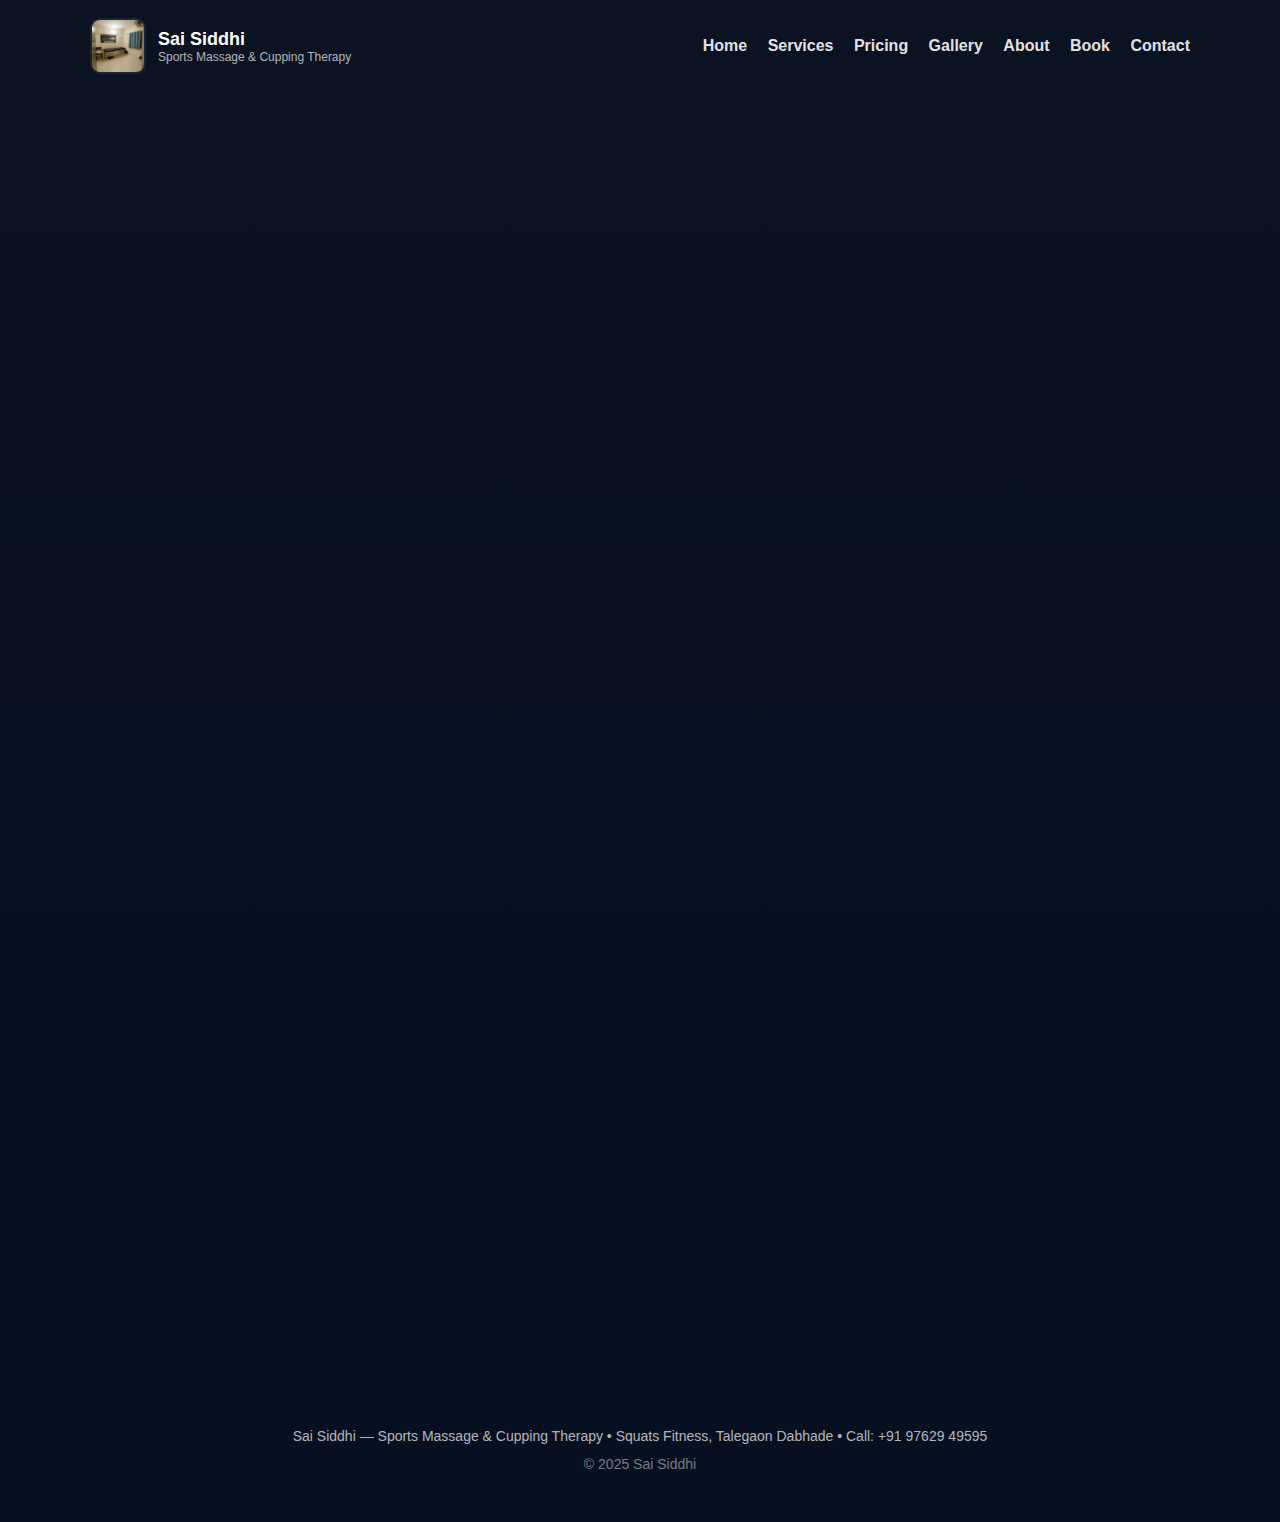
<file: about.html>
<!doctype html><html><head><meta charset='utf-8'/><meta name='viewport' content='width=device-width,initial-scale=1'/><title>About — Sai Siddhi</title><link rel='stylesheet' href='styles.css'/></head><body>
<header class="container header">
  <div class="brand">
    <img src="logo.png" alt="logo"/>
    <div>
      <div style="font-weight:800;font-size:18px">Sai Siddhi</div>
      <div style="font-size:12px;color:rgba(255,255,255,0.7)">Sports Massage & Cupping Therapy</div>
    </div>
  </div>
  <nav>
    <a href="index.html">Home</a>
    <a href="services.html">Services</a>
    <a href="pricing.html">Pricing</a>
    <a href="gallery.html">Gallery</a>
    <a href="about.html">About</a>
    <a href="book.html">Book</a>
    <a href="contact.html">Contact</a>
  </nav>
</header>

<main class='container'>
  <div class='section fade-up'><h2>About Sai Siddhi</h2><p style='color:var(--muted)'>Sai Siddhi offers professional sports massage and cupping therapy. Our therapists are trained and focused on athlete recovery.</p><img src='clinic1.png' alt='clinic'/></div>
</main>

<footer>
  <div class="container">
    Sai Siddhi — Sports Massage & Cupping Therapy • Squats Fitness, Talegaon Dabhade • Call: +91 97629 49595
    <div style="margin-top:12px;color:rgba(255,255,255,0.45)">© 2025 Sai Siddhi</div>
  </div>
</footer>
</body></html>
</file>
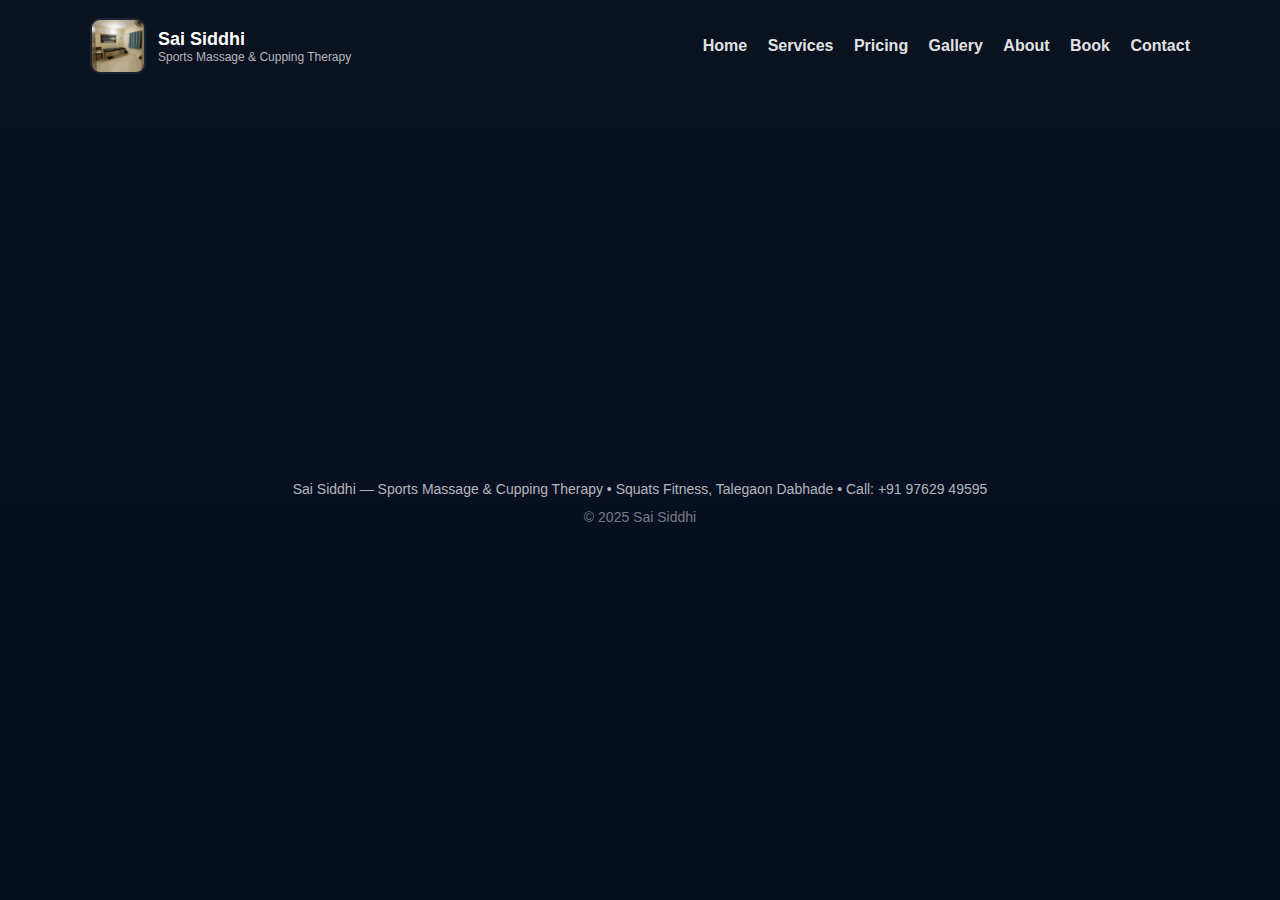
<file: book.html>
<!doctype html><html><head><meta charset='utf-8'/><meta name='viewport' content='width=device-width,initial-scale=1'/><title>Book — Sai Siddhi</title><link rel='stylesheet' href='styles.css'/></head><body>
<header class="container header">
  <div class="brand">
    <img src="logo.png" alt="logo"/>
    <div>
      <div style="font-weight:800;font-size:18px">Sai Siddhi</div>
      <div style="font-size:12px;color:rgba(255,255,255,0.7)">Sports Massage & Cupping Therapy</div>
    </div>
  </div>
  <nav>
    <a href="index.html">Home</a>
    <a href="services.html">Services</a>
    <a href="pricing.html">Pricing</a>
    <a href="gallery.html">Gallery</a>
    <a href="about.html">About</a>
    <a href="book.html">Book</a>
    <a href="contact.html">Contact</a>
  </nav>
</header>

<main class='container'>
  <div class='section fade-up'><h2>Book Appointment</h2><p style='color:var(--muted)'>Call or WhatsApp to book instantly, or fill this form and we'll call you.</p><form action='https://formsubmit.co/your-email@example.com' method='POST'><input name='name' placeholder='Your name' required/><input name='phone' placeholder='Phone number' required style='margin-top:10px'/><select name='service' style='margin-top:10px'><option>Full Sports Massage — 60 min</option><option>Deep Tissue — 45 min</option><option>Cupping Therapy — 30 min</option></select><textarea name='notes' placeholder='Anything we should know?' style='margin-top:10px'></textarea><button class='btn' style='margin-top:12px' type='submit'>Request Booking</button><a class='btn secondary' style='margin-left:10px' href='https://wa.me/919762949595?text=Hello%20Sai%20Siddhi%2C%20I%20want%20to%20book%20an%20appointment'>Book via WhatsApp</a></form></div>
</main>

<footer>
  <div class="container">
    Sai Siddhi — Sports Massage & Cupping Therapy • Squats Fitness, Talegaon Dabhade • Call: +91 97629 49595
    <div style="margin-top:12px;color:rgba(255,255,255,0.45)">© 2025 Sai Siddhi</div>
  </div>
</footer>
</body></html>
</file>
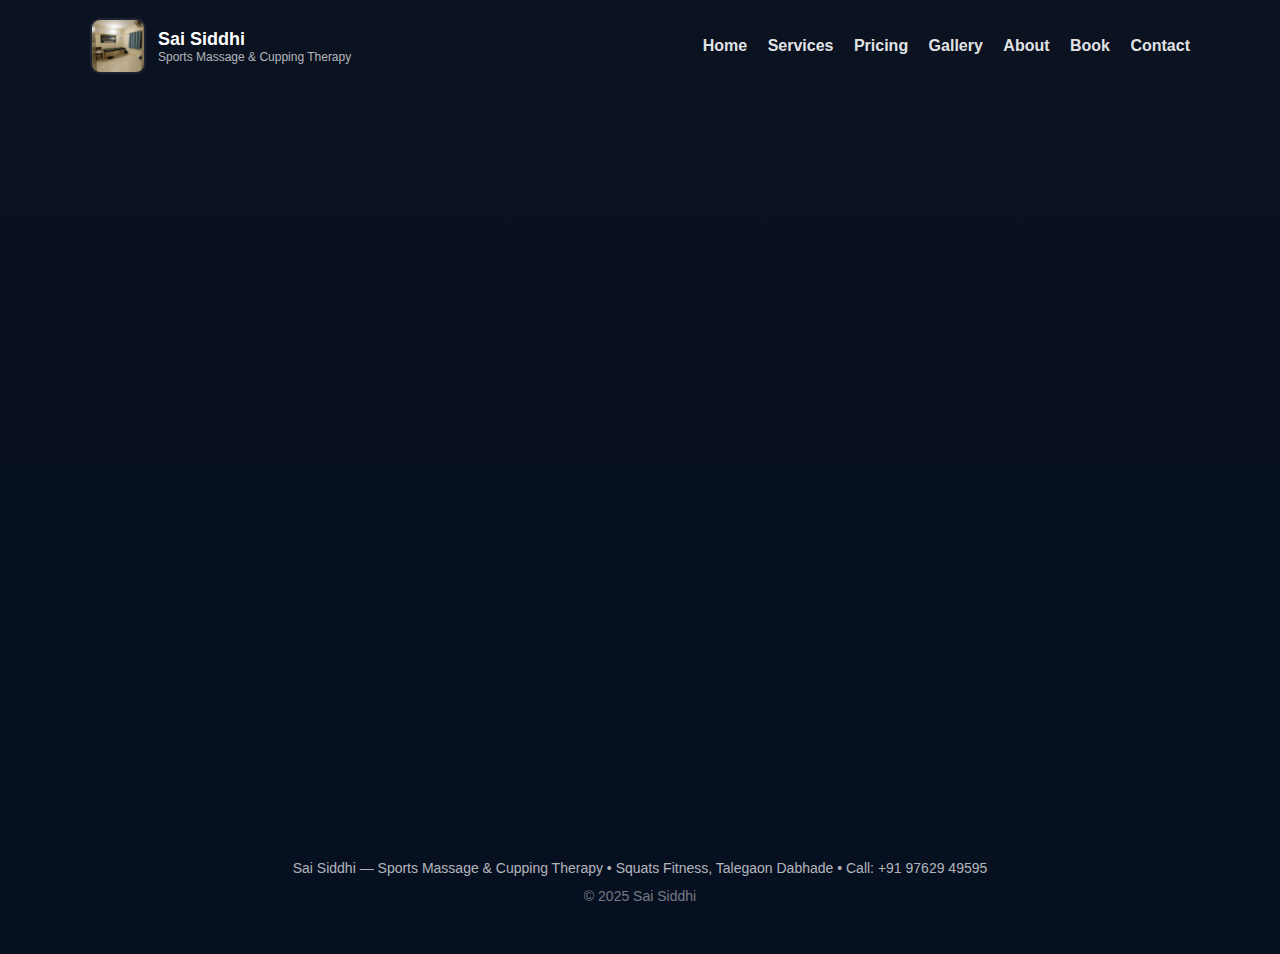
<file: contact.html>
<!doctype html><html><head><meta charset='utf-8'/><meta name='viewport' content='width=device-width,initial-scale=1'/><title>Contact — Sai Siddhi</title><link rel='stylesheet' href='styles.css'/></head><body>
<header class="container header">
  <div class="brand">
    <img src="logo.png" alt="logo"/>
    <div>
      <div style="font-weight:800;font-size:18px">Sai Siddhi</div>
      <div style="font-size:12px;color:rgba(255,255,255,0.7)">Sports Massage & Cupping Therapy</div>
    </div>
  </div>
  <nav>
    <a href="index.html">Home</a>
    <a href="services.html">Services</a>
    <a href="pricing.html">Pricing</a>
    <a href="gallery.html">Gallery</a>
    <a href="about.html">About</a>
    <a href="book.html">Book</a>
    <a href="contact.html">Contact</a>
  </nav>
</header>

<main class='container'>
  <div class='section fade-up'><h2>Contact</h2><p><strong>Phone:</strong> +91 97629 49595</p><p><strong>Address:</strong> Squats Fitness, Talegaon - Chakan Hwy, opposite Rambhau Parulekar School</p><a class='btn' href='tel:+919762949595'>Call Now</a> <a class='btn' style='background:#25D366;margin-left:8px' href='https://wa.me/919762949595'>WhatsApp</a><div style='margin-top:12px'><iframe class='map' src='https://www.google.com/maps?q=Squats+Fitness+Talegaon+Dabhade&output=embed'></iframe></div></div>
</main>

<footer>
  <div class="container">
    Sai Siddhi — Sports Massage & Cupping Therapy • Squats Fitness, Talegaon Dabhade • Call: +91 97629 49595
    <div style="margin-top:12px;color:rgba(255,255,255,0.45)">© 2025 Sai Siddhi</div>
  </div>
</footer>
</body></html>
</file>
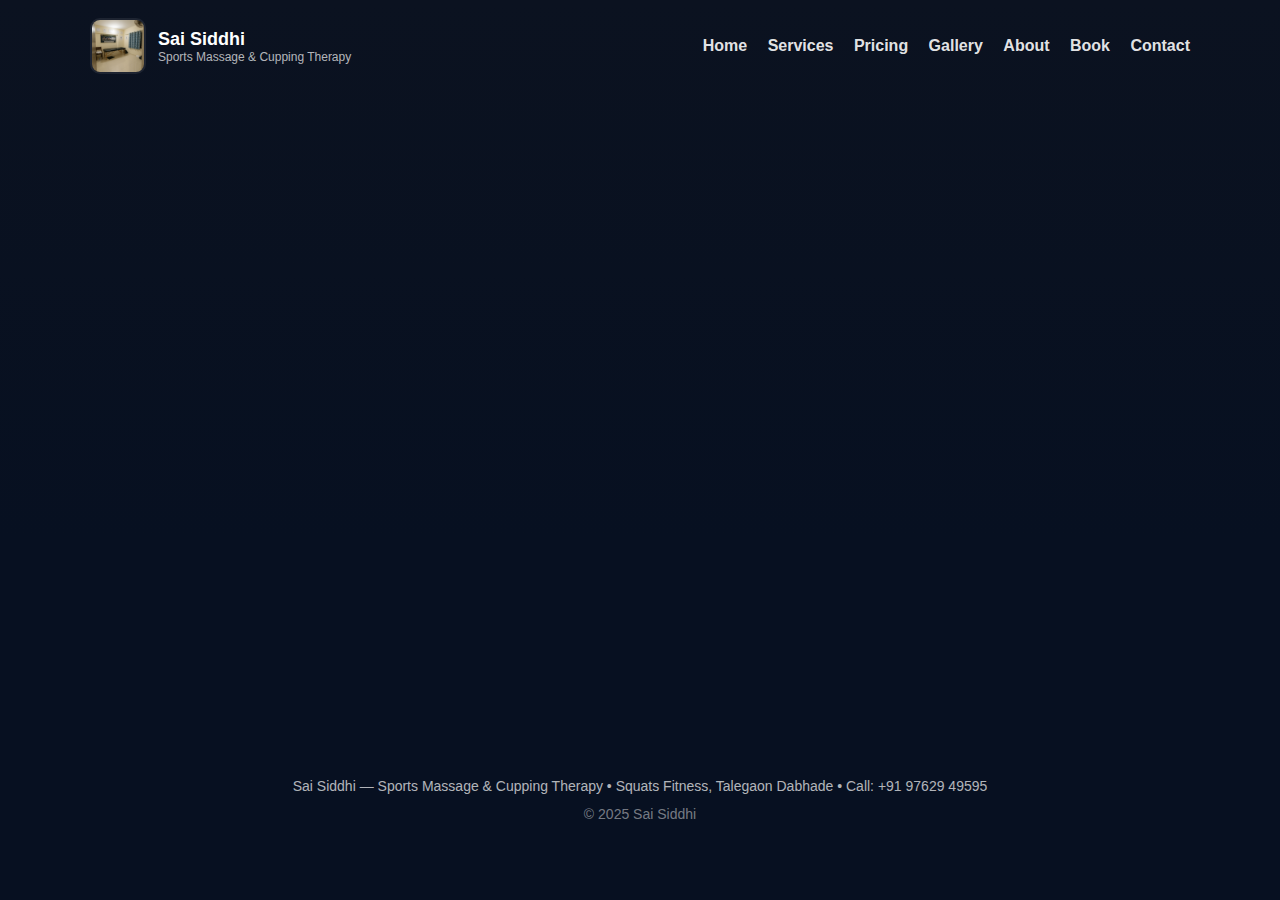
<file: gallery.html>
<!doctype html><html><head><meta charset='utf-8'/><meta name='viewport' content='width=device-width,initial-scale=1'/><title>Gallery — Sai Siddhi</title><link rel='stylesheet' href='styles.css'/></head><body>
<header class="container header">
  <div class="brand">
    <img src="logo.png" alt="logo"/>
    <div>
      <div style="font-weight:800;font-size:18px">Sai Siddhi</div>
      <div style="font-size:12px;color:rgba(255,255,255,0.7)">Sports Massage & Cupping Therapy</div>
    </div>
  </div>
  <nav>
    <a href="index.html">Home</a>
    <a href="services.html">Services</a>
    <a href="pricing.html">Pricing</a>
    <a href="gallery.html">Gallery</a>
    <a href="about.html">About</a>
    <a href="book.html">Book</a>
    <a href="contact.html">Contact</a>
  </nav>
</header>

<main class='container'>
  <div class='section fade-up'><h2>Gallery</h2><div class='gallery'><img src='clinic1.png'/><img src='clinic2.png'/><img src='clinic3.png'/><img src='muscular.png'/></div></div>
</main>

<footer>
  <div class="container">
    Sai Siddhi — Sports Massage & Cupping Therapy • Squats Fitness, Talegaon Dabhade • Call: +91 97629 49595
    <div style="margin-top:12px;color:rgba(255,255,255,0.45)">© 2025 Sai Siddhi</div>
  </div>
</footer>
</body></html>
</file>
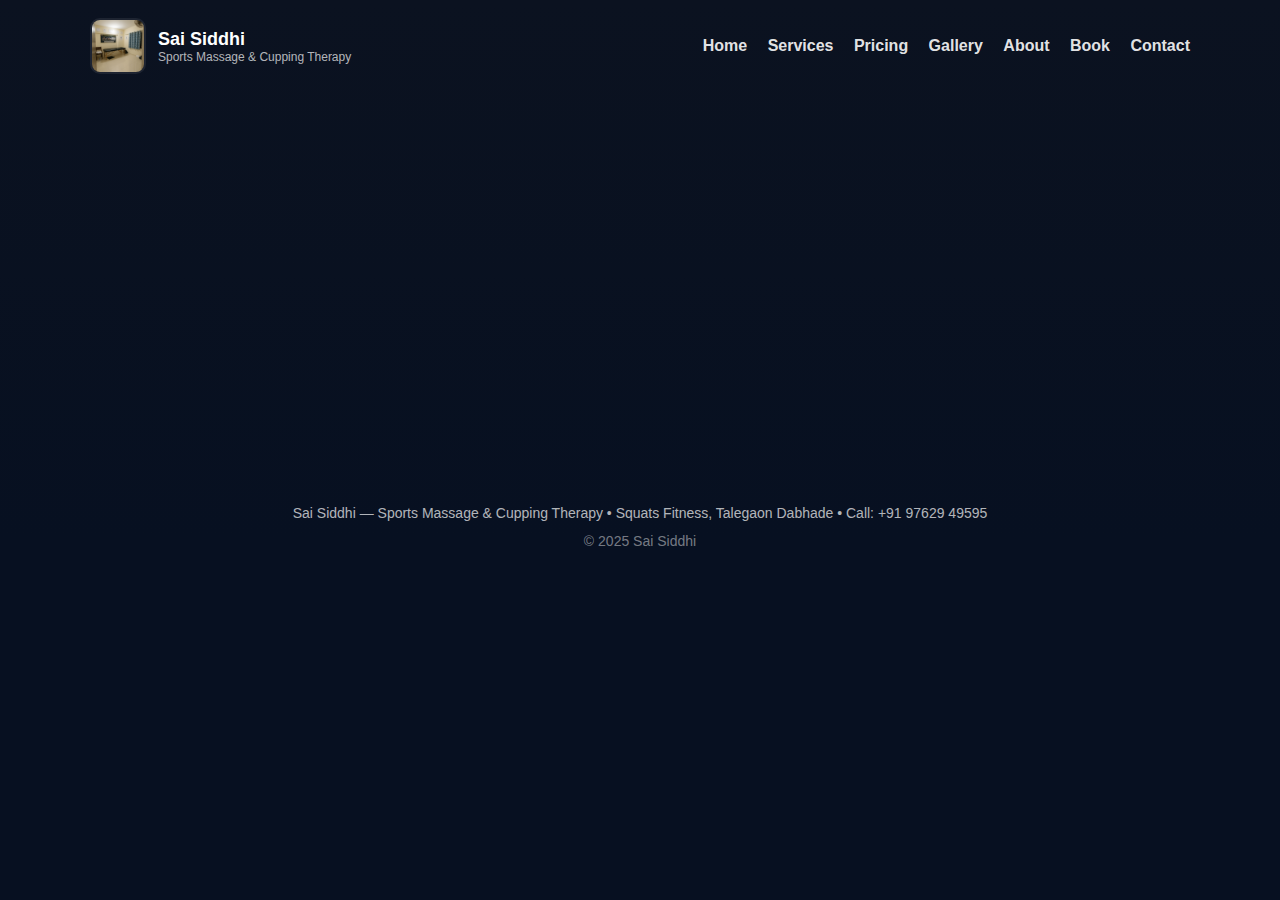
<file: pricing.html>
<!doctype html><html><head><meta charset='utf-8'/><meta name='viewport' content='width=device-width,initial-scale=1'/><title>Pricing — Sai Siddhi</title><link rel='stylesheet' href='styles.css'/></head><body>
<header class="container header">
  <div class="brand">
    <img src="logo.png" alt="logo"/>
    <div>
      <div style="font-weight:800;font-size:18px">Sai Siddhi</div>
      <div style="font-size:12px;color:rgba(255,255,255,0.7)">Sports Massage & Cupping Therapy</div>
    </div>
  </div>
  <nav>
    <a href="index.html">Home</a>
    <a href="services.html">Services</a>
    <a href="pricing.html">Pricing</a>
    <a href="gallery.html">Gallery</a>
    <a href="about.html">About</a>
    <a href="book.html">Book</a>
    <a href="contact.html">Contact</a>
  </nav>
</header>

<main class='container'>
  <div class='section fade-up'><h2>Pricing & Packages</h2><p style='color:var(--muted)'><strong>Sports Massage 60min:</strong> ₹1,600 → ₹1,200 Winter</p><p style='color:var(--muted)'><strong>Deep Tissue 45min:</strong> ₹1,200</p><p style='color:var(--muted)'><strong>Cupping 30min:</strong> ₹800</p><p style='color:var(--muted)'>Combo packages available — ask on WhatsApp.</p></div></main>

<footer>
  <div class="container">
    Sai Siddhi — Sports Massage & Cupping Therapy • Squats Fitness, Talegaon Dabhade • Call: +91 97629 49595
    <div style="margin-top:12px;color:rgba(255,255,255,0.45)">© 2025 Sai Siddhi</div>
  </div>
</footer>
</body></html>
</file>
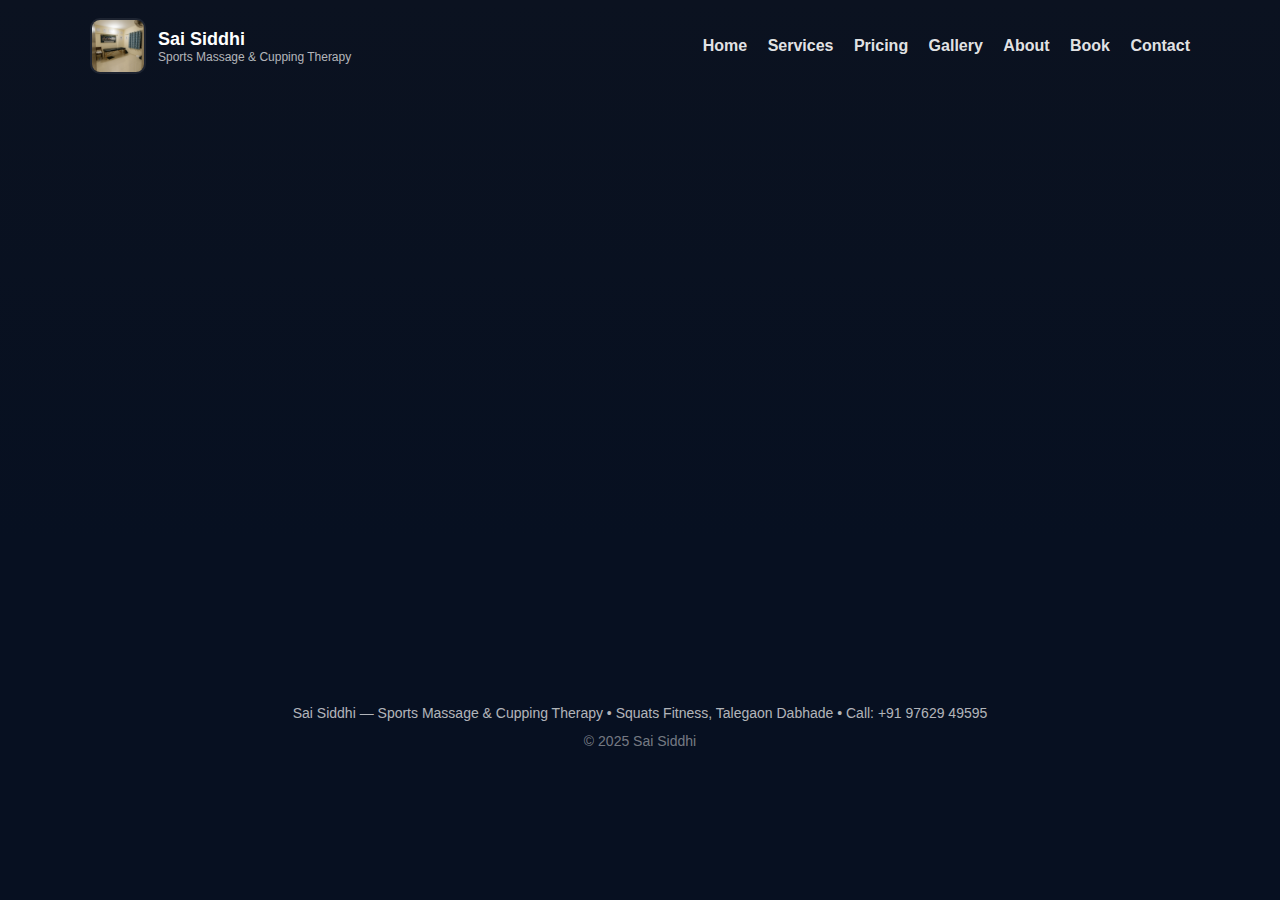
<file: services.html>
<!doctype html><html><head><meta charset='utf-8'/><meta name='viewport' content='width=device-width,initial-scale=1'/><title>Services — Sai Siddhi</title><link rel='stylesheet' href='styles.css'/></head><body>
<header class="container header">
  <div class="brand">
    <img src="logo.png" alt="logo"/>
    <div>
      <div style="font-weight:800;font-size:18px">Sai Siddhi</div>
      <div style="font-size:12px;color:rgba(255,255,255,0.7)">Sports Massage & Cupping Therapy</div>
    </div>
  </div>
  <nav>
    <a href="index.html">Home</a>
    <a href="services.html">Services</a>
    <a href="pricing.html">Pricing</a>
    <a href="gallery.html">Gallery</a>
    <a href="about.html">About</a>
    <a href="book.html">Book</a>
    <a href="contact.html">Contact</a>
  </nav>
</header>

<main class="container">
  <div class="section fade-up"><h2>Services</h2><div class="grid"><div class="card"><h4>Full Sports Massage (60 min)</h4><p style="color:var(--muted)">Warm-up, deep tissue, mobility work. ₹1,600 — Winter ₹1,200</p></div><div class="card"><h4>Deep Tissue (45 min)</h4><p style="color:var(--muted)">Focused pressure for chronic tightness. ₹1,200</p></div><div class="card"><h4>Cupping Therapy (30 min)</h4><p style="color:var(--muted)">Wet/dry options. ₹800</p></div></div></div><div class="section fade-up"><h3>How a session works</h3><p style="color:var(--muted)">Assessment → Treatment → Aftercare advice</p></div></main>

<footer>
  <div class="container">
    Sai Siddhi — Sports Massage & Cupping Therapy • Squats Fitness, Talegaon Dabhade • Call: +91 97629 49595
    <div style="margin-top:12px;color:rgba(255,255,255,0.45)">© 2025 Sai Siddhi</div>
  </div>
</footer>
</body></html>
</file>
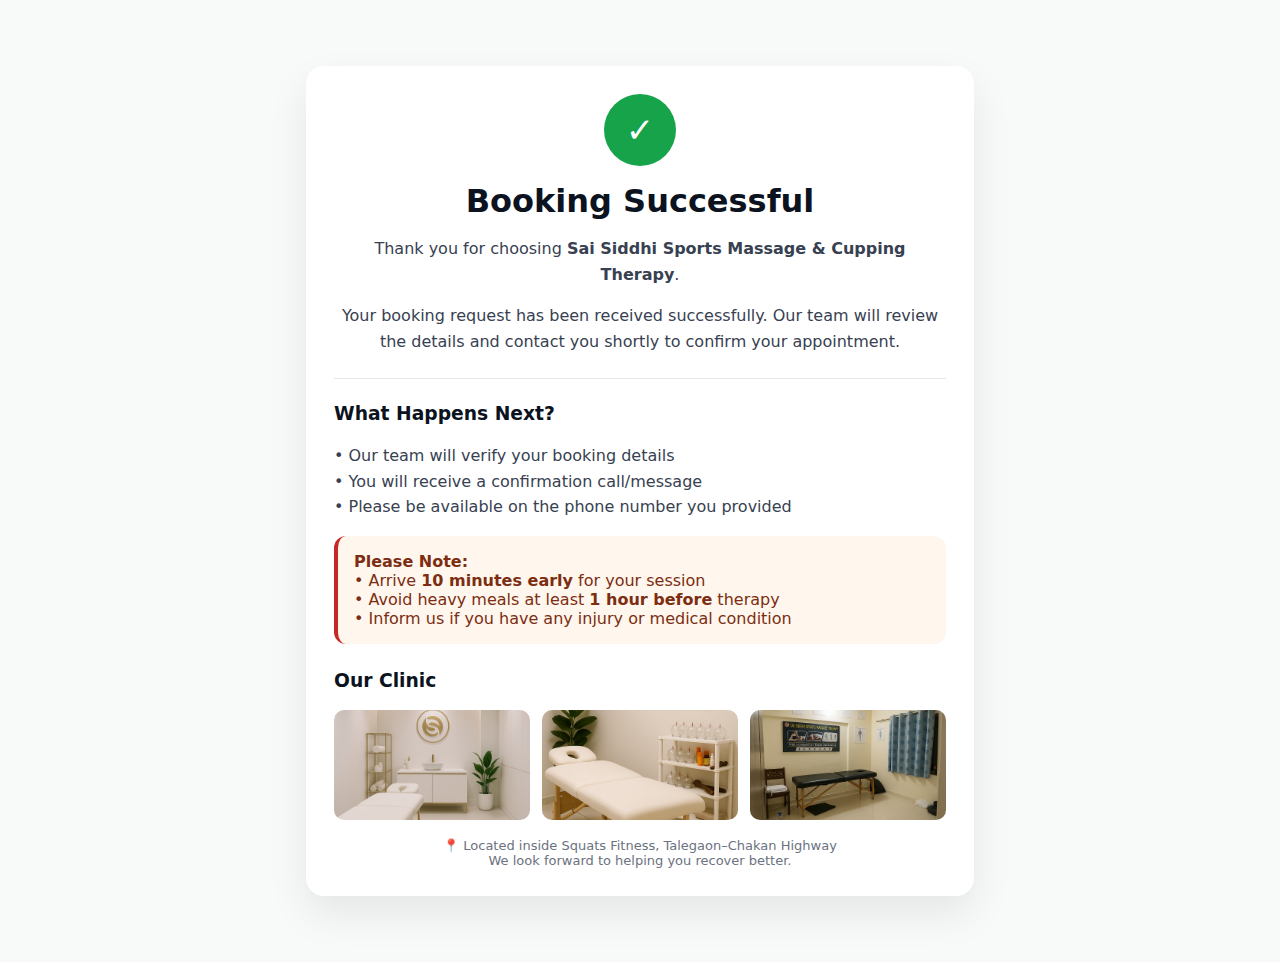
<file: success.html>
<!doctype html>
<html lang="en">
<head>
<meta charset="utf-8">
<meta name="viewport" content="width=device-width,initial-scale=1">

<title>Booking Successful | Sai Siddhi Sports Massage & Cupping Therapy</title>
<meta name="description" content="Your booking has been received successfully at Sai Siddhi Sports Massage & Cupping Therapy.">

<style>
:root{
  --bg:#f7faf9;
  --card:#ffffff;
  --accent:#c62828;
  --success:#16a34a;
  --muted:#6b7280;
  --shadow:0 18px 40px rgba(0,0,0,.08);
}
*{box-sizing:border-box}
body{
  margin:0;
  font-family:system-ui,-apple-system,Segoe UI,Roboto,Arial;
  background:var(--bg);
  color:#0b1220;
}
.wrap{
  max-width:700px;
  margin:50px auto;
  padding:16px;
}
.card{
  background:var(--card);
  padding:28px;
  border-radius:18px;
  box-shadow:var(--shadow);
}
.icon{
  width:72px;
  height:72px;
  margin:0 auto 16px;
  border-radius:50%;
  background:var(--success);
  display:flex;
  align-items:center;
  justify-content:center;
  color:#fff;
  font-size:34px;
  font-weight:800;
}
h1{
  text-align:center;
  margin:10px 0;
}
.center{text-align:center}
p{color:#374151;line-height:1.6}
.divider{
  height:1px;
  background:#e5e7eb;
  margin:24px 0;
}
.note{
  background:#fff7ed;
  border-left:4px solid var(--accent);
  padding:16px;
  border-radius:12px;
  color:#7c2d12;
}
.gallery{
  display:grid;
  grid-template-columns:repeat(3,1fr);
  gap:12px;
  margin-top:16px;
}
.gallery img{
  width:100%;
  height:110px;
  object-fit:cover;
  border-radius:10px;
}
.footer{
  text-align:center;
  font-size:13px;
  color:var(--muted);
  margin-top:18px;
}
@media(max-width:600px){
  .gallery{grid-template-columns:1fr 1fr}
}
</style>
</head>

<body>
<div class="wrap">

  <div class="card">

    <div class="icon">✓</div>

    <h1>Booking Successful</h1>

    <p class="center">
      Thank you for choosing  
      <strong>Sai Siddhi Sports Massage & Cupping Therapy</strong>.
    </p>

    <p class="center">
      Your booking request has been received successfully.
      Our team will review the details and contact you shortly
      to confirm your appointment.
    </p>

    <div class="divider"></div>

    <h3>What Happens Next?</h3>
    <p>
      • Our team will verify your booking details<br>
      • You will receive a confirmation call/message<br>
      • Please be available on the phone number you provided
    </p>

    <div class="note">
      <strong>Please Note:</strong><br>
      • Arrive <strong>10 minutes early</strong> for your session<br>
      • Avoid heavy meals at least <strong>1 hour before</strong> therapy<br>
      • Inform us if you have any injury or medical condition
    </div>

    <h3 style="margin-top:26px">Our Clinic</h3>
    <div class="gallery">
      <img src="clinic1.png" alt="Sai Siddhi sports massage clinic">
      <img src="clinic2.png" alt="Cupping therapy session">
      <img src="clinic3.png" alt="Professional massage setup">
    </div>

    <div class="footer">
      📍 Located inside Squats Fitness, Talegaon–Chakan Highway<br>
      We look forward to helping you recover better.
    </div>

  </div>

</div>
</body>
</html>
</file>
<file: styles.css>
:root{
  --primary:#c62828;
  --muted:#6b7280;
}
*{box-sizing:border-box}
body{margin:0;font-family:Inter, Arial, sans-serif;background:linear-gradient(180deg,#0b1220 0%, #071021 60%);color:#fff;min-height:100vh;}
.container{max-width:1100px;margin:0 auto;padding:20px;}
.header{display:flex;align-items:center;justify-content:space-between;padding:18px 0;}
.brand{display:flex;align-items:center;gap:12px}
.brand img{width:56px;height:56px;border-radius:10px;object-fit:cover;border:2px solid rgba(255,255,255,0.08)}
nav a{color:rgba(255,255,255,0.9);text-decoration:none;margin-left:16px;font-weight:600}
.hero{display:grid;grid-template-columns:1fr 460px;gap:30px;align-items:center;padding:40px;}
.hero h1{font-size:40px;margin:0 0 12px;line-height:1.02}
.lead{color:rgba(255,255,255,0.85);margin-bottom:18px}
.btn{background:var(--primary);color:white;padding:12px 18px;border-radius:10px;text-decoration:none;font-weight:700;box-shadow:0 8px 30px rgba(198,40,40,0.18);}
.btn.secondary{background:transparent;border:2px solid rgba(255,255,255,0.08);color:white}
.grid{display:grid;grid-template-columns:repeat(3,1fr);gap:18px;margin-top:30px}
.card{background:rgba(255,255,255,0.06);padding:18px;border-radius:12px;backdrop-filter:blur(6px);transition:transform .25s ease,box-shadow .25s}
.card:hover{transform:translateY(-8px);box-shadow:0 20px 40px rgba(2,6,23,0.6)}
.section{background:linear-gradient(180deg, rgba(255,255,255,0.03), rgba(255,255,255,0.02));padding:28px;border-radius:12px;margin:30px 0}
.gallery{display:grid;grid-template-columns:repeat(3,1fr);gap:12px}
.gallery img{width:100%;height:200px;object-fit:cover;border-radius:10px}
.whatsapp{position:fixed;right:18px;bottom:18px;background:#25D366;width:56px;height:56px;border-radius:50%;display:flex;align-items:center;justify-content:center;box-shadow:0 8px 30px rgba(37,211,102,0.18);z-index:999;cursor:pointer}
.whatsapp img{width:28px;height:28px}
.fade-up{opacity:0;transform:translateY(18px);animation:fadeUp .8s forwards;animation-delay:0.18s}
@keyframes fadeUp{to{opacity:1;transform:none}}
.map{width:100%;height:380px;border-radius:10px;border:0;margin-top:12px}
footer{padding:30px 0;color:rgba(255,255,255,0.7);text-align:center;font-size:14px}
@media(max-width:900px){.hero{grid-template-columns:1fr;}.grid{grid-template-columns:1fr 1fr}.gallery{grid-template-columns:1fr 1fr}}
@media(max-width:520px){.grid{grid-template-columns:1fr}.gallery{grid-template-columns:1fr} .brand img{width:44px;height:44px} .hero h1{font-size:28px}}
</file>
